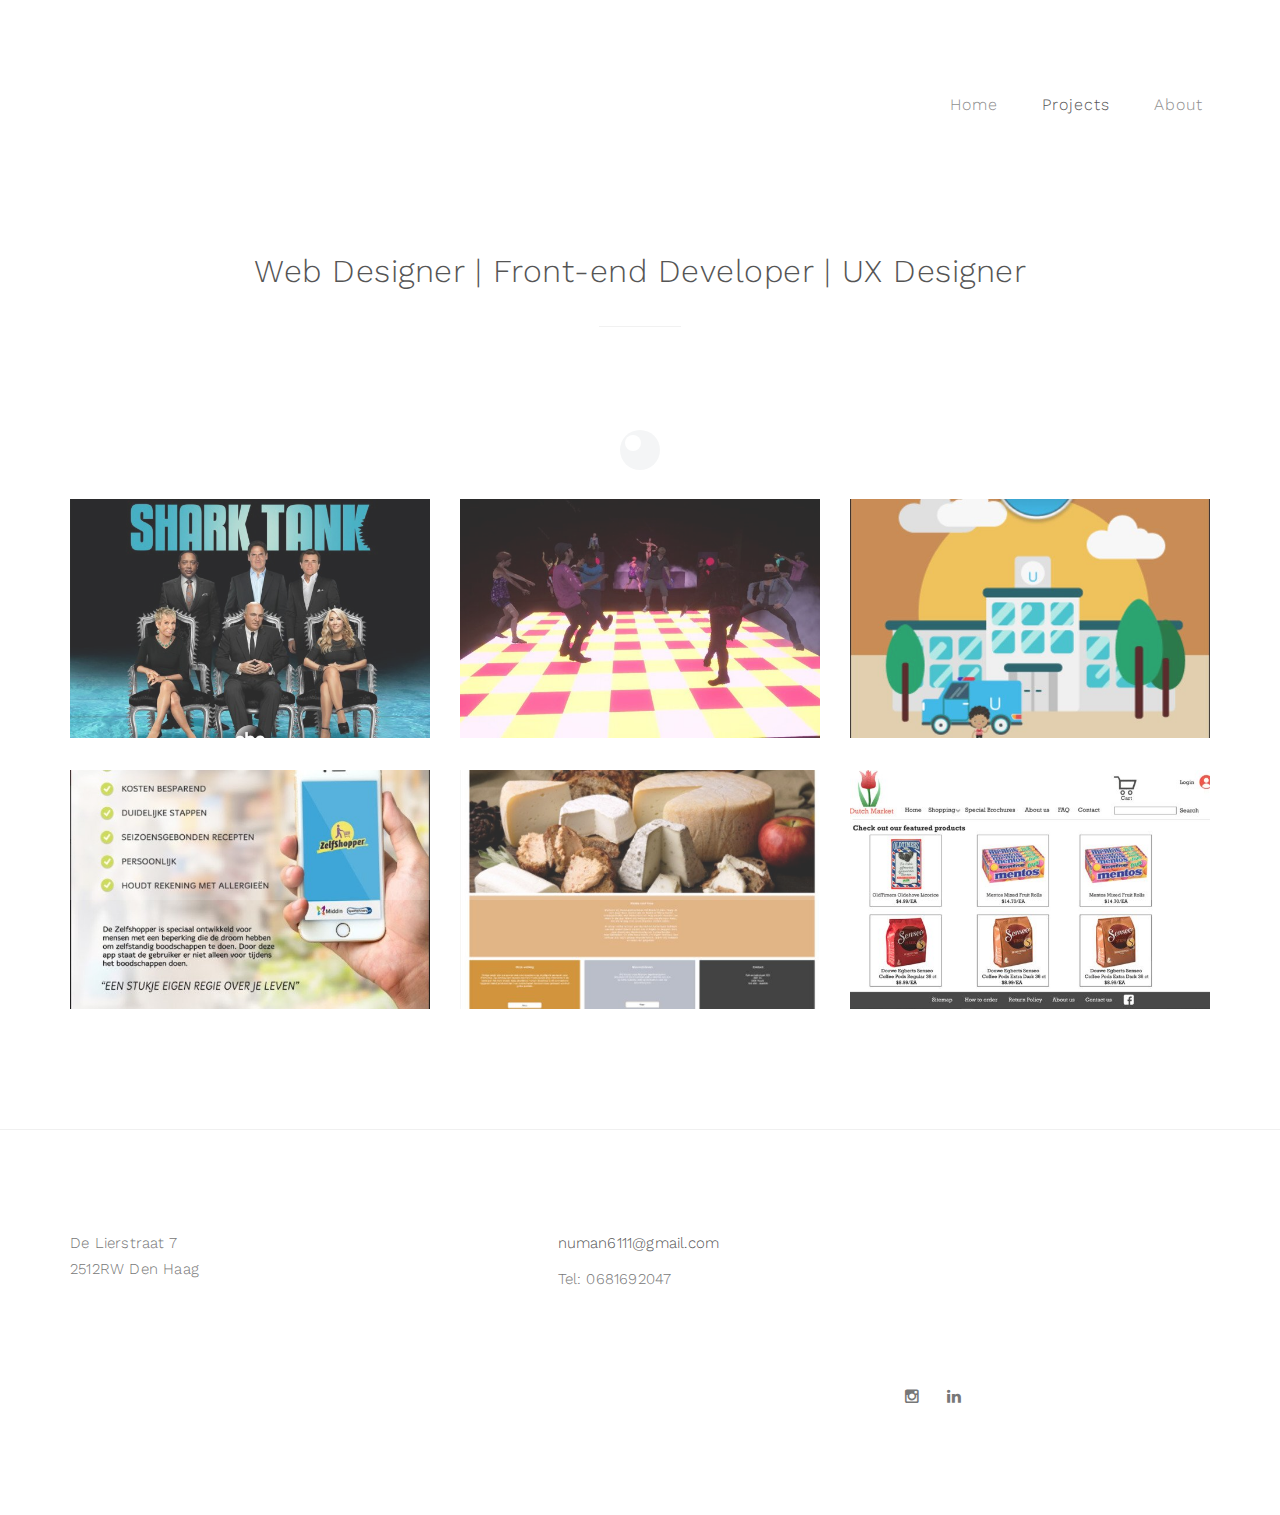
<file: index.html>
<!DOCTYPE html>
<html lang="en">
<head>

<meta charset="UTF-8">
<meta http-equiv="X-UA-Compatible" content="IE=Edge">
<meta name="description" content="">
<meta name="keywords" content="">
<meta name="author" content="">
<meta name="viewport" content="width=device-width, initial-scale=1, maximum-scale=1">

<title>Numan Kuru Portfolio</title>

<link rel="stylesheet" href="css/bootstrap.min.css">
<link rel="stylesheet" href="css/font-awesome.min.css">

<!-- Main css -->
<link rel="stylesheet" href="css/style.css">
<link href="https://fonts.googleapis.com/css?family=Work+Sans:300,400,700" rel="stylesheet">

</head>
<body>

<!-- PRE LOADER -->

<div class="preloader">
     <div class="sk-spinner sk-spinner-wordpress">
          <span class="sk-inner-circle"></span>
     </div>
</div>

<!-- Navigation section  -->

<div class="navbar navbar-default navbar-static-top" role="navigation">
     <div class="container">

          <div class="navbar-header">
               <button class="navbar-toggle" data-toggle="collapse" data-target=".navbar-collapse">
                    <span class="icon icon-bar"></span>
                    <span class="icon icon-bar"></span>
                    <span class="icon icon-bar"></span>
               </button>
          </div>
          <div class="collapse navbar-collapse">
               <ul class="nav navbar-nav navbar-right">
                   <li><a href="index.html">Home</a></li>
                    <li class="active"><a href="index.html">Projects</a></li>
                    <li><a href="about.html">About</a></li>
                  <!--  <li><a href="contact.html">Contact</a></li> -->
               </ul>
          </div>

  </div>
</div>

<!-- Home Section -->

<section id="home">
     <div class="container">
          <div class="row">

               <div class="col-md-12 col-sm-12">
                    <h2>Web Designer | Front-end Developer | UX Designer</h2>
                    <hr>
               </div>

          </div>
     </div>
</section>

<!-- Portfolio Section -->

<section id="portfolio">
     <div class="container">
          <div class="row">

               <div class="col-md-4 col-sm-6">
                    <a href="single-project.html">
                         <div class="portfolio-thumb">
                              <img src="images/portfolio-img1.jpg" class="img-responsive" alt="Portfolio">
                                   <div class="portfolio-overlay">
                                        <div class="portfolio-item">
                                             <h3>Shark Tank(Coming soon)</h3>
                                        </div>
                                   </div>
                         </div>
                    </a>
               </div>

               <div class="col-md-4 col-sm-6">
                    <a href="single-project1.html">
                         <div class="portfolio-thumb">
                              <img src="images/portfolio-img2.jpg" class="img-responsive" alt="Portfolio">
                                   <div class="portfolio-overlay">
                                        <div class="portfolio-item">
                                             <h3>HCI</h3>
                                        </div>
                                   </div>
                         </div>
                    </a>
               </div>

               <div class="col-md-4 col-sm-6">
                    <a href="single-project2.html">
                         <div class="portfolio-thumb">
                              <img src="images/portfolio-img3.jpg" class="img-responsive" alt="Portfolio">
                                   <div class="portfolio-overlay">
                                        <div class="portfolio-item">
                                             <h3>U-Collect(Unicef)</h3>
                                        </div>
                                   </div>
                         </div>
                    </a>
               </div>

               <div class="col-md-4 col-sm-6">
                    <a href="single-project3.html">
                         <div class="portfolio-thumb">
                              <img src="images/portfolio-img4.jpg" class="img-responsive" alt="Portfolio">
                                   <div class="portfolio-overlay">
                                        <div class="portfolio-item">
                                             <h3>Zelfshopper</h3>
                                        </div>
                                   </div>
                         </div>
                    </a>
               </div>

               <div class="col-md-4 col-sm-6">
                    <a href="single-project4.html">
                         <div class="portfolio-thumb">
                              <img src="images/portfolio-img5.jpg" class="img-responsive" alt="Portfolio">
                                   <div class="portfolio-overlay">
                                        <div class="portfolio-item">
                                             <h3>Kaasspeciaalzaak</h3>
                                        </div>
                                   </div>
                         </div>
                    </a>
               </div>

               <div class="col-md-4 col-sm-6">
                    <a href="single-project5.html">
                         <div class="portfolio-thumb">
                              <img src="images/portfolio-img6.jpg" class="img-responsive" alt="Portfolio">
                                   <div class="portfolio-overlay">
                                        <div class="portfolio-item">
                                             <h3>The Dutch Store</h3>
                                        </div>
                                   </div>
                         </div>
                    </a>
               </div>

          </div>
     </div>
</section>

<!-- Footer Section -->

<footer>
     <div class="container">
          <div class="row">


               <div class="col-md-4 col-sm-4">
                    <p>De Lierstraat 7<br> 2512RW Den Haag</p>
               </div>

               <div class="col-md-offset-1 col-md-4 col-sm-offset-1 col-sm-3">
                    <p><a href="mailto:numan6111@gmail.com">numan6111@gmail.com</a></p>
                    <p>Tel: 0681692047</p>
               </div>

               <div class="clearfix col-md-12 col-sm-12">
                    <hr>
               </div>

               <div class="col-md-6 col-sm-6">
               </div>

               <div class="col-md-6 col-sm-6">
                    <ul class="social-icon">
                         <li><a href="https://www.instagram.com/nkuru.61/?hl=nl" class="fa fa-instagram"></a></li>
                         <li><a href="https://www.linkedin.com/in/numan-kuru-2027a0189/" class="fa fa-linkedin"></a></li>
                    </ul>
               </div>
               
          </div>
     </div>
</footer>


<!-- SCRIPTS -->

<script src="js/jquery.js"></script>
<script src="js/bootstrap.min.js"></script>
<script src="js/custom.js"></script>

</body>
</html>
</file>
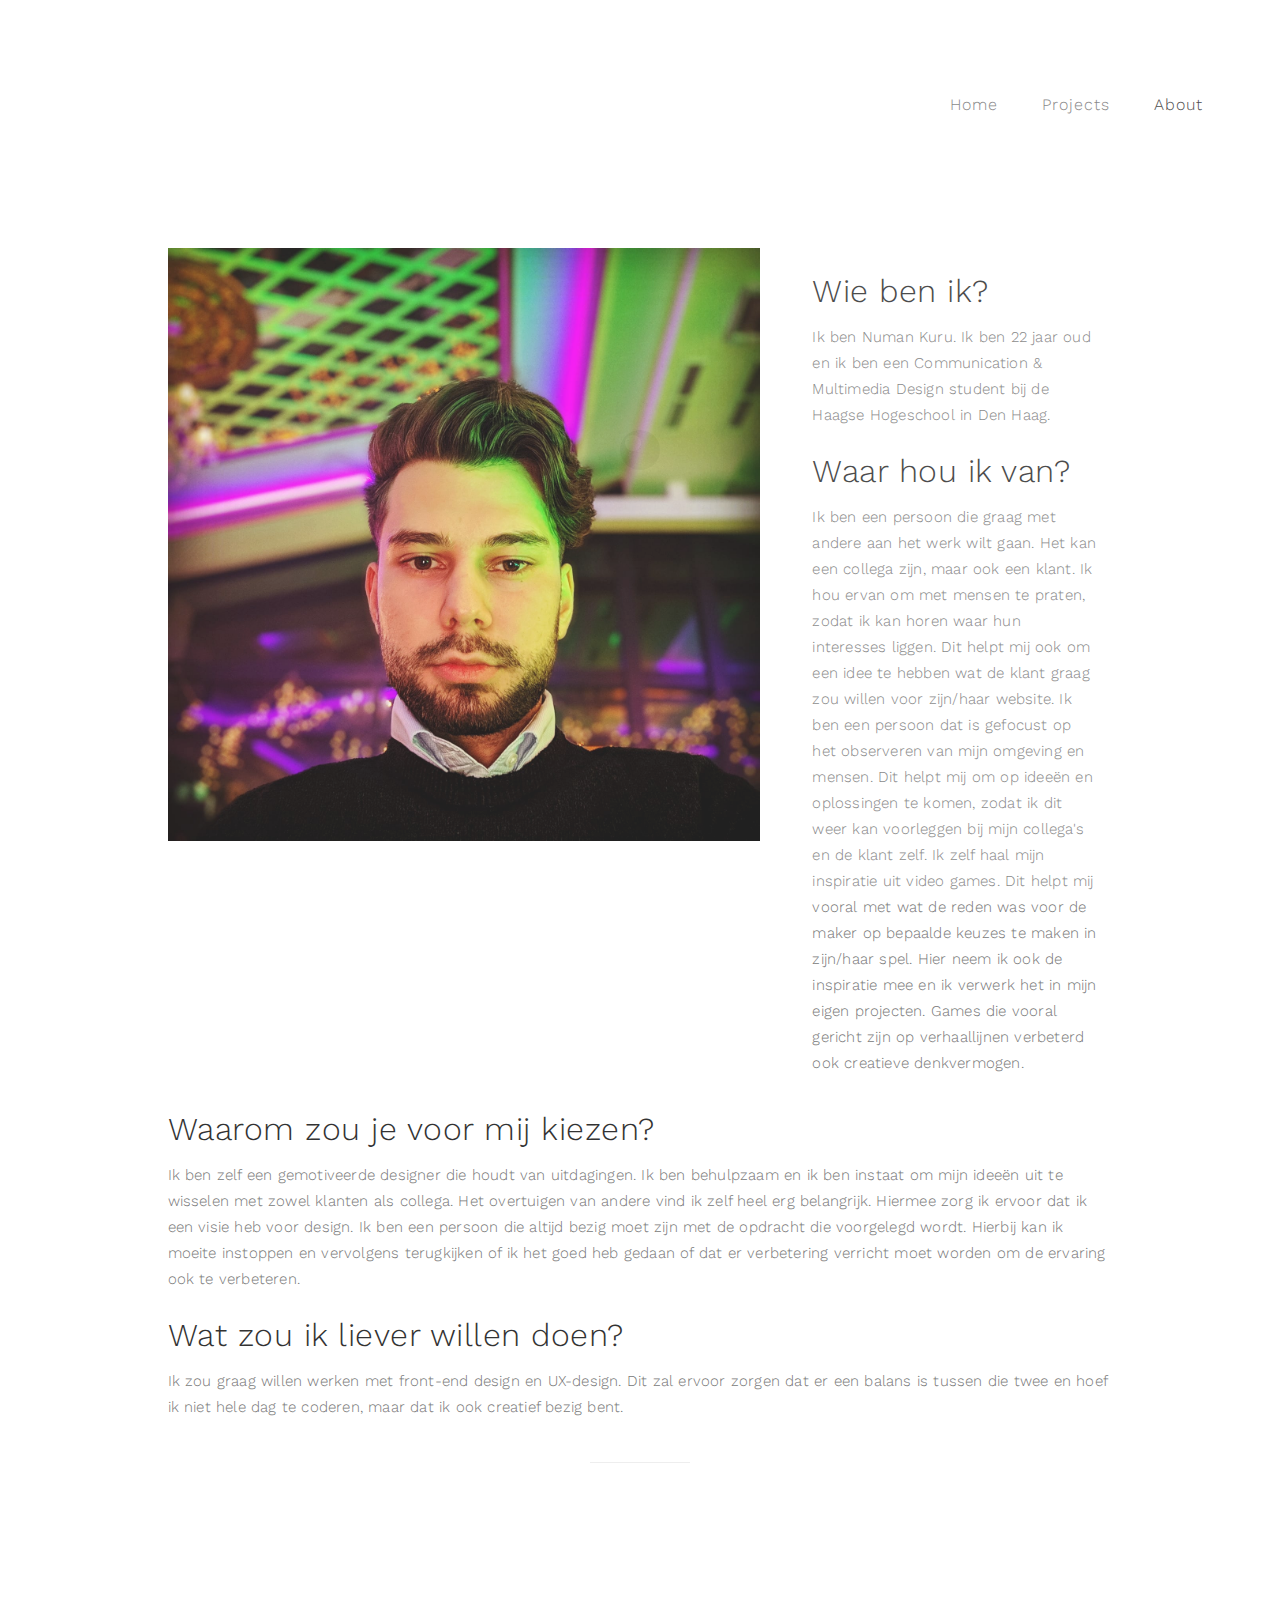
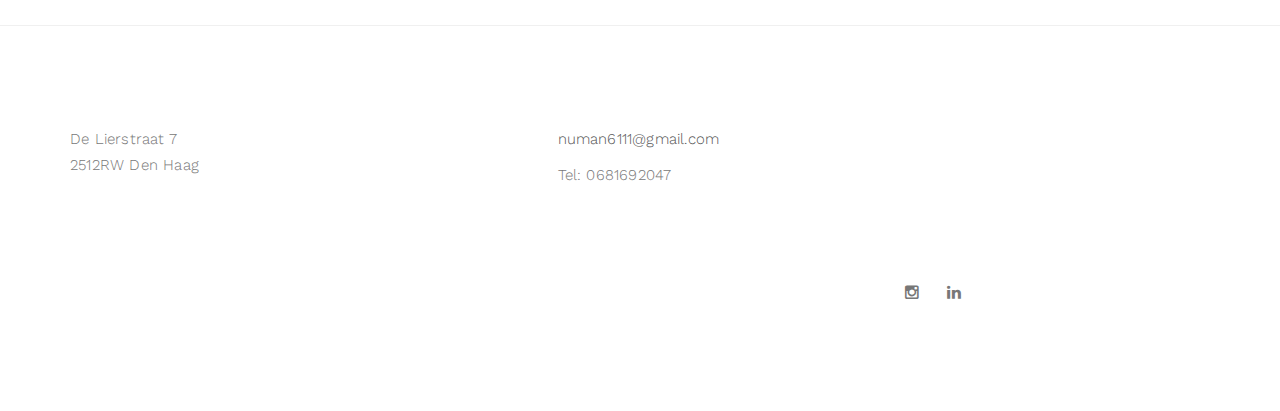
<file: about.html>
<!DOCTYPE html>
<html lang="en">
<head>

<meta charset="UTF-8">
<meta http-equiv="X-UA-Compatible" content="IE=Edge">
<meta name="description" content="">
<meta name="keywords" content="">
<meta name="author" content="">
<meta name="viewport" content="width=device-width, initial-scale=1, maximum-scale=1">

<title>Numan Kuru Portfolio</title>

<link rel="stylesheet" href="css/bootstrap.min.css">
<link rel="stylesheet" href="css/font-awesome.min.css">

<!-- Main css -->
<link rel="stylesheet" href="css/style.css">
<link href="https://fonts.googleapis.com/css?family=Work+Sans:300,400,700" rel="stylesheet">

</head>
<body>

<!-- PRE LOADER -->

<div class="preloader">
     <div class="sk-spinner sk-spinner-wordpress">
          <span class="sk-inner-circle"></span>
     </div>
</div>

<!-- Navigation section  -->

<div class="navbar navbar-default navbar-static-top" role="navigation">
     <div class="container">

          <div class="navbar-header">
               <button class="navbar-toggle" data-toggle="collapse" data-target=".navbar-collapse">
                    <span class="icon icon-bar"></span>
                    <span class="icon icon-bar"></span>
                    <span class="icon icon-bar"></span>
               </button>
          </div>
          <div class="collapse navbar-collapse">
               <ul class="nav navbar-nav navbar-right">
                   <li><a href="index.html">Home</a></li>
                    <li><a href="index.html">Projects</a></li>
                    <li class="active"><a href="about.html">About</a></li>
                   <!-- <li><a href="contact.html">Contact</a></li> -->
               </ul>
          </div>

  </div>
</div>


<!-- About Section -->

<section id="about">
     <div class="container">
          <div class="row">

               <div class="col-md-offset-1 col-md-10 col-sm-12">
                    

                    <div class="col-md-8 col-sm-12">
                         <img src="images/NumanK.jpeg" class="img-responsive" alt="About">
                    </div>

                    <div class="col-md-4 col-sm-12">
                         <h2>Wie ben ik?</h2>
                         <p>Ik ben Numan Kuru. Ik ben 22 jaar oud en ik ben een Communication & Multimedia Design student bij de Haagse Hogeschool in Den Haag. </p>
                         
                        <h2>Waar hou ik van?</h2>
                        <p>Ik ben een persoon die graag met andere aan het werk wilt gaan. Het kan een collega zijn, maar ook een klant. Ik hou ervan om met mensen te praten, zodat ik kan horen waar hun interesses liggen. Dit helpt mij ook om een idee te hebben wat de klant graag zou willen voor zijn/haar website. Ik ben een persoon dat is gefocust op het observeren van mijn omgeving en mensen. Dit helpt mij om op ideeën en oplossingen te komen, zodat ik dit weer kan voorleggen bij mijn collega's en de klant zelf. Ik zelf haal mijn inspiratie uit video games. Dit helpt mij vooral met wat de reden was voor de maker op bepaalde keuzes te maken in zijn/haar spel. Hier neem ik ook de inspiratie mee en ik verwerk het in mijn eigen projecten. Games die vooral gericht zijn op verhaallijnen verbeterd ook creatieve denkvermogen.</p>
                    </div>

                    <div class="clearfix"></div>

                    <h2>Waarom zou je voor mij kiezen?</h2>
                    <p>Ik ben zelf een gemotiveerde designer die houdt van uitdagingen. Ik ben behulpzaam en ik ben instaat om mijn ideeën uit te wisselen met zowel klanten als collega. Het overtuigen van andere vind ik zelf heel erg belangrijk. Hiermee zorg ik ervoor dat ik een visie heb voor design. Ik ben een persoon die altijd bezig moet zijn met de opdracht die voorgelegd wordt. Hierbij kan ik moeite instoppen en vervolgens terugkijken of ik het goed heb gedaan of dat er verbetering verricht moet worden om de ervaring ook te verbeteren.</p>
                   
                   <h2>Wat zou ik liever willen doen?</h2>
                    <p>Ik zou graag willen werken met front-end design en UX-design. Dit zal ervoor zorgen dat er een balans is tussen die twee en hoef ik niet hele dag te coderen, maar dat ik ook creatief bezig bent.</p>

                    <hr>

               </div>

          </div>
     </div>
</section>

<!-- Footer Section -->

<footer>
     <div class="container">
          <div class="row">


               <div class="col-md-4 col-sm-4">
                    <p>De Lierstraat 7<br> 2512RW Den Haag</p>
               </div>

               <div class="col-md-offset-1 col-md-4 col-sm-offset-1 col-sm-3">
                    <p><a href="mailto:numan6111@gmail.com">numan6111@gmail.com</a></p>
                    <p>Tel: 0681692047</p>
               </div>

               <div class="clearfix col-md-12 col-sm-12">
                    <hr>
               </div>

               <div class="col-md-6 col-sm-6">
               </div>

               <div class="col-md-6 col-sm-6">
                    <ul class="social-icon">
                         <li><a href="https://www.instagram.com/nkuru.61/?hl=nl" class="fa fa-instagram"></a></li>
                         <li><a href="https://www.linkedin.com/in/numan-kuru-2027a0189/" class="fa fa-linkedin"></a></li>
                    </ul>
               </div>
               
          </div>
     </div>
</footer>



<!-- SCRIPTS -->

<script src="js/jquery.js"></script>
<script src="js/bootstrap.min.js"></script>
<script src="js/custom.js"></script>

</body>
</html>
</file>
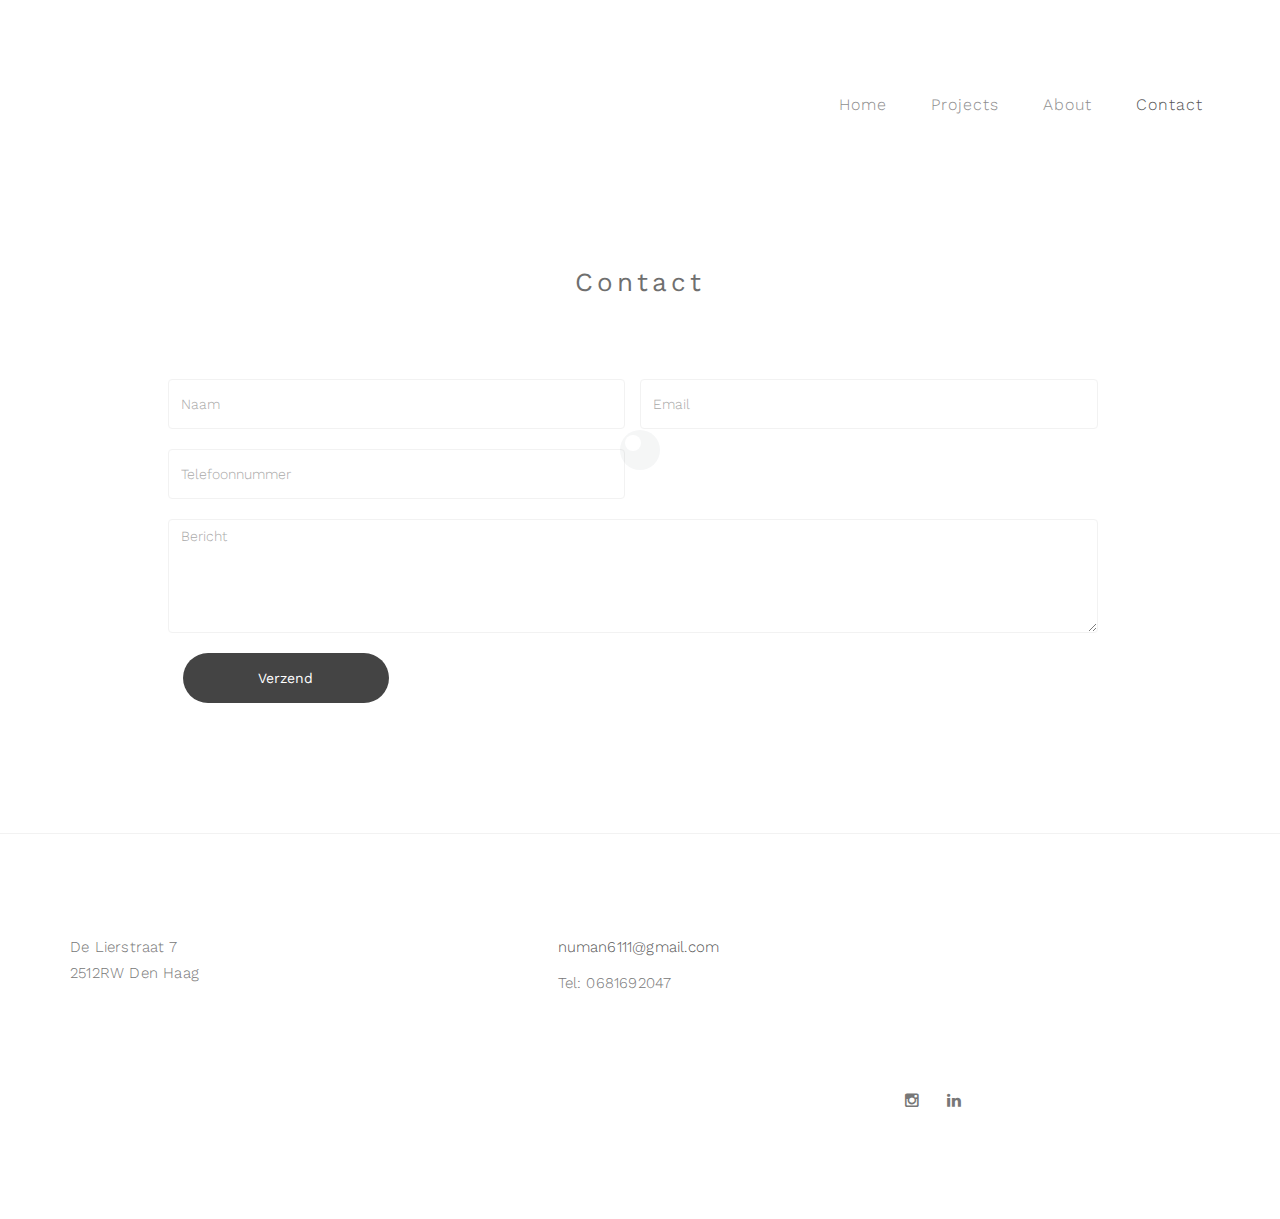
<file: contact.html>
<!DOCTYPE html>
<html lang="en">
<head>

<meta charset="UTF-8">
<meta http-equiv="X-UA-Compatible" content="IE=Edge">
<meta name="description" content="">
<meta name="keywords" content="">
<meta name="author" content="">
<meta name="viewport" content="width=device-width, initial-scale=1, maximum-scale=1">

<title>Numan Kuru Portfolio</title>

<link rel="stylesheet" href="css/bootstrap.min.css">
<link rel="stylesheet" href="css/font-awesome.min.css">

<!-- Main css -->
<link rel="stylesheet" href="css/style.css">
<link href="https://fonts.googleapis.com/css?family=Work+Sans:300,400,700" rel="stylesheet">

</head>
<body>

<!-- PRE LOADER -->

<div class="preloader">
     <div class="sk-spinner sk-spinner-wordpress">
          <span class="sk-inner-circle"></span>
     </div>
</div>

<!-- Navigation section  -->

<div class="navbar navbar-default navbar-static-top" role="navigation">
     <div class="container">

          <div class="navbar-header">
               <button class="navbar-toggle" data-toggle="collapse" data-target=".navbar-collapse">
                    <span class="icon icon-bar"></span>
                    <span class="icon icon-bar"></span>
                    <span class="icon icon-bar"></span>
               </button>
          </div>
          <div class="collapse navbar-collapse">
               <ul class="nav navbar-nav navbar-right">
                   <li><a href="index.html">Home</a></li>
                    <li><a href="index.html">Projects</a></li>
                   <li><a href="about.html">About</a></li>
                    <li class="active"><a href="contact.html">Contact</a></li>
               </ul>
          </div>

  </div>
</div>


<!-- Contact Section -->

<section id="contact">
     <div class="container">
          <div class="row">

               <div class="col-md-offset-1 col-md-10 col-sm-12">
                    <div class="section-title">
                         <h3>Contact</h3>
                    </div>

                    <form action="#" method="post">
                         <div class="col-md-6 col-sm-6">
                              <input type="text" class="form-control" placeholder="Naam">
                         </div>
                         <div class="col-md-6 col-sm-6">
                              <input type="email" class="form-control" placeholder="Email">
                         </div>
                         <div class="col-md-6 col-sm-6">
                              <input type="telephone" class="form-control" placeholder="Telefoonnummer">
                         </div>
                         <div class="col-md-12 col-sm-12"> 
                              <textarea class="form-control" rows="5" placeholder="Bericht"></textarea>
                         </div>
                         <div class="col-md-3 col-sm-4">
                              <input type="submit" class="form-control" value="Verzend">
                         </div>
                    </form>
               </div>

          </div>
     </div>
</section>

<!-- Footer Section -->

<footer>
     <div class="container">
          <div class="row">


               <div class="col-md-4 col-sm-4">
                    <p>De Lierstraat 7<br> 2512RW Den Haag</p>
               </div>

               <div class="col-md-offset-1 col-md-4 col-sm-offset-1 col-sm-3">
                    <p><a href="mailto:numan6111@gmail.com">numan6111@gmail.com</a></p>
                    <p>Tel: 0681692047</p>
               </div>

               <div class="clearfix col-md-12 col-sm-12">
                    <hr>
               </div>

               <div class="col-md-6 col-sm-6">
               </div>

               <div class="col-md-6 col-sm-6">
                    <ul class="social-icon">
                         <li><a href="https://www.instagram.com/nkuru.61/?hl=nl" class="fa fa-instagram"></a></li>
                         <li><a href="https://www.linkedin.com/in/numan-kuru-2027a0189/" class="fa fa-linkedin"></a></li>
                    </ul>
               </div>
               
          </div>
     </div>
</footer>


<!-- SCRIPTS -->

<script src="js/jquery.js"></script>
<script src="js/bootstrap.min.js"></script>
<script src="js/custom.js"></script>

</body>
</html>
</file>
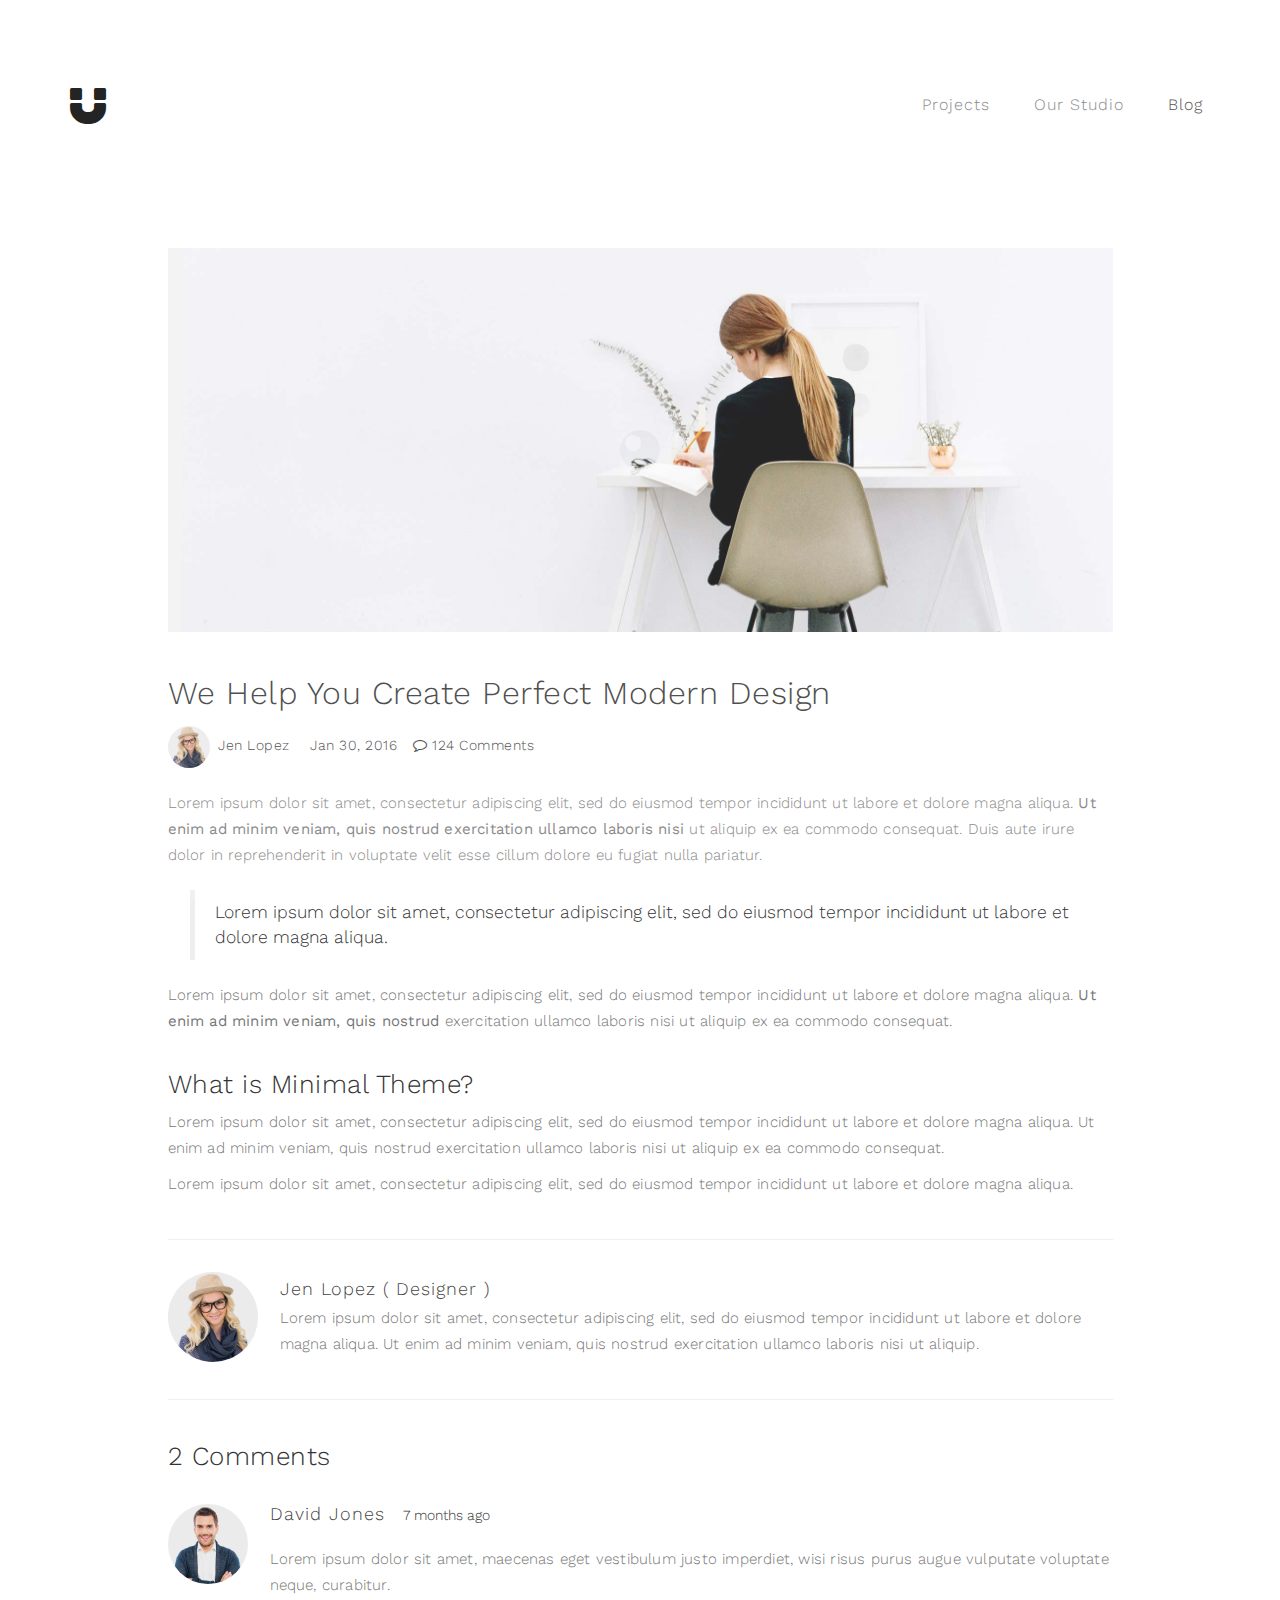
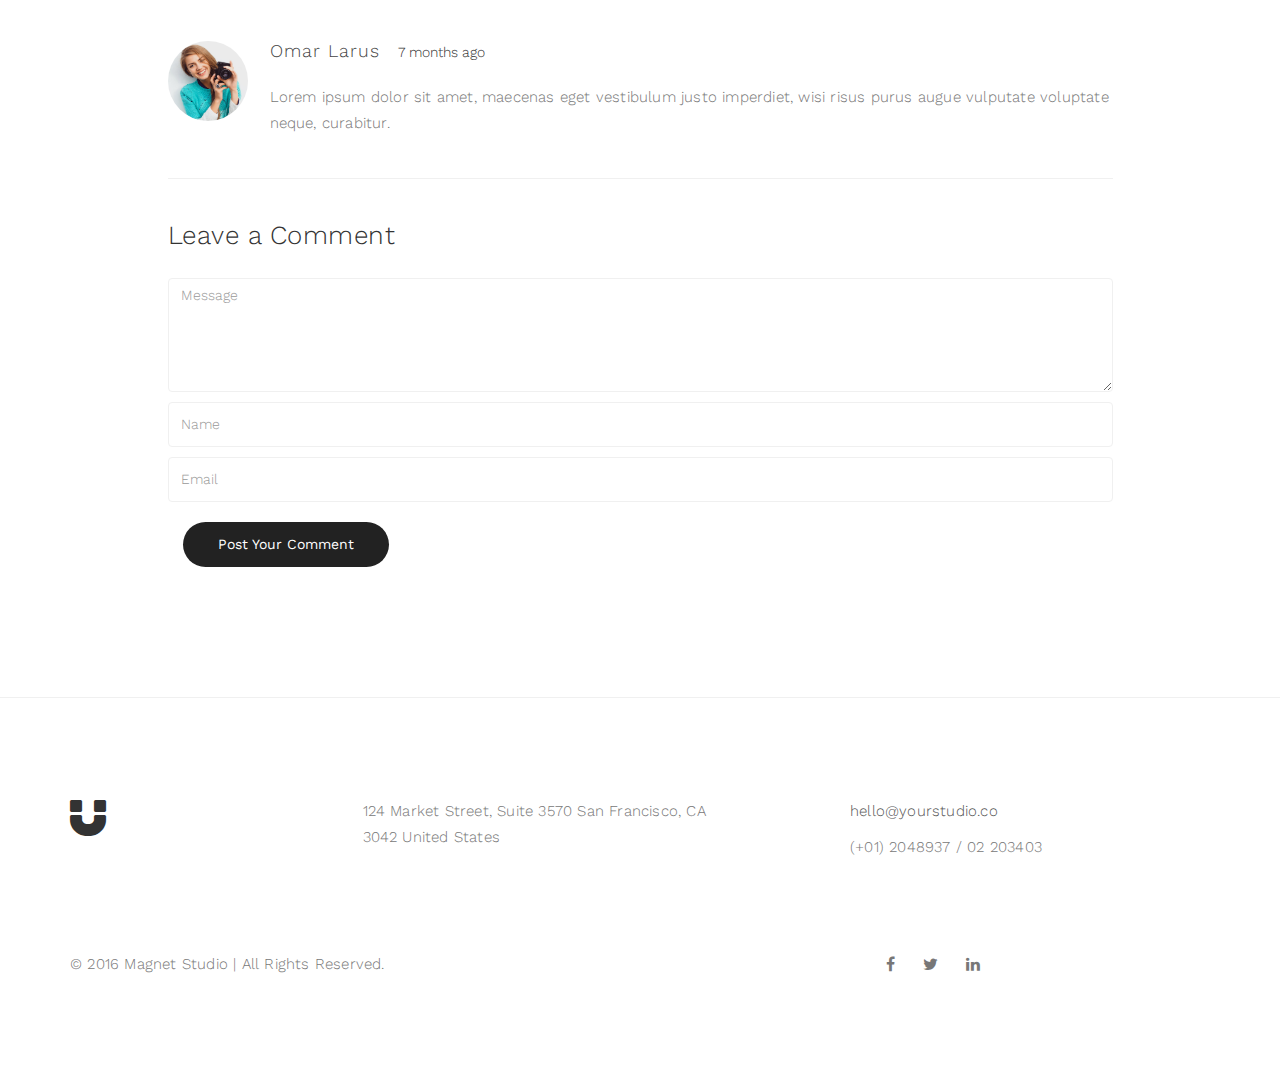
<file: single-post.html>
<!DOCTYPE html>
<html lang="en">
<head>

<meta charset="UTF-8">
<meta http-equiv="X-UA-Compatible" content="IE=Edge">
<meta name="description" content="">
<meta name="keywords" content="">
<meta name="author" content="">
<meta name="viewport" content="width=device-width, initial-scale=1, maximum-scale=1">

<title>Magnet - Minimal Portfolio Template</title>

<link rel="stylesheet" href="css/bootstrap.min.css">
<link rel="stylesheet" href="css/font-awesome.min.css">

<!-- Main css -->
<link rel="stylesheet" href="css/style.css">
<link href="https://fonts.googleapis.com/css?family=Work+Sans:300,400,700" rel="stylesheet">

</head>
<body>

<!-- PRE LOADER -->

<div class="preloader">
     <div class="sk-spinner sk-spinner-wordpress">
          <span class="sk-inner-circle"></span>
     </div>
</div>

<!-- Navigation section  -->

<div class="navbar navbar-default navbar-static-top" role="navigation">
     <div class="container">

          <div class="navbar-header">
               <button class="navbar-toggle" data-toggle="collapse" data-target=".navbar-collapse">
                    <span class="icon icon-bar"></span>
                    <span class="icon icon-bar"></span>
                    <span class="icon icon-bar"></span>
               </button>
               <a href="index.html" class="navbar-brand"><i class="fa fa-magnet"></i></a>
          </div>
          <div class="collapse navbar-collapse">
               <ul class="nav navbar-nav navbar-right">
                    <li><a href="index.html">Projects</a></li>
                    <li><a href="about.html">Our Studio</a></li>
                    <li class="active"><a href="blog.html">Blog</a></li>
                 <!--   <li><a href="contact.html">Contact</a></li> -->
               </ul>
          </div>

  </div>
</div>

<!-- Blog Single Post Section -->

<section id="blog-single-post">
     <div class="container">
          <div class="row">

               <div class="col-md-offset-1 col-md-10 col-sm-12">
                    <div class="blog-single-post-thumb">
                         <div class="blog-post-image">
                              <img src="images/blog-image1.jpg" class="img-responsive" alt="Blog Image">
                         </div>

                         <div class="blog-post-title">
                              <h2>We Help You Create Perfect Modern Design</a></h2>
                         </div>

                         <div class="blog-post-format">
                              <span><a href="#"><img src="images/author-image1.jpg" class="img-responsive img-circle"> Jen Lopez</a></span>
                              <span><i class="fa fa-date"></i> Jan 30, 2016</span>
                              <span><a href="#"><i class="fa fa-comment-o"></i> 124 Comments</a></span>
                         </div>

                         <div class="blog-post-des">
                              <p>Lorem ipsum dolor sit amet, consectetur adipiscing elit, sed do eiusmod tempor incididunt ut labore et dolore magna aliqua. <strong>Ut enim ad minim veniam, quis nostrud exercitation ullamco laboris nisi</strong> ut aliquip ex ea commodo consequat. Duis aute irure dolor in reprehenderit in voluptate velit esse cillum dolore eu fugiat nulla pariatur.</p>
                              <blockquote>Lorem ipsum dolor sit amet, consectetur adipiscing elit, sed do eiusmod tempor incididunt ut labore et dolore magna aliqua. </blockquote>
                              <p>Lorem ipsum dolor sit amet, consectetur adipiscing elit, sed do eiusmod tempor incididunt ut labore et dolore magna aliqua. <strong>Ut enim ad minim veniam, quis nostrud</strong> exercitation ullamco laboris nisi ut aliquip ex ea commodo consequat.</p>
                              <h3>What is Minimal Theme?</h3>
                              <p>Lorem ipsum dolor sit amet, consectetur adipiscing elit, sed do eiusmod tempor incididunt ut labore et dolore magna aliqua. Ut enim ad minim veniam, quis nostrud exercitation ullamco laboris nisi ut aliquip ex ea commodo consequat.</p>
                              <p>Lorem ipsum dolor sit amet, consectetur adipiscing elit, sed do eiusmod tempor incididunt ut labore et dolore magna aliqua.</p>
                         </div>

                         <div class="blog-author">
                              <div class="media">
                                   <div class="media-object pull-left">
                                        <img src="images/author-image1.jpg" class="img-circle img-responsive" alt="blog">
                                   </div>
                                   <div class="media-body">
                                        <h3 class="media-heading"><a href="#">Jen Lopez ( Designer )</a></h3>
                                        <p>Lorem ipsum dolor sit amet, consectetur adipiscing elit, sed do eiusmod tempor incididunt ut labore et dolore magna aliqua. Ut enim ad minim veniam, quis nostrud exercitation ullamco laboris nisi ut aliquip.</p>
                                   </div>
                              </div>
                         </div>

                         <div class="blog-comment">
                              <h3>2 Comments</h3>
                                   <div class="media">
                                        <div class="media-object pull-left">
                                             <img src="images/comment-image1.jpg" class="img-responsive img-circle" alt="Blog Image">
                                        </div>
                                        <div class="media-body">
                                             <h3 class="media-heading">David Jones</h3>
                                             <span>7 months ago</span>
                                             <p>Lorem ipsum dolor sit amet, maecenas eget vestibulum justo imperdiet, wisi risus purus augue vulputate voluptate neque, curabitur.</p>
                                        </div>
                                   </div>
                                   <div class="media">
                                        <div class="media-object pull-left">
                                             <img src="images/comment-image2.jpg" class="img-responsive img-circle" alt="Blog Image">
                                        </div>
                                        <div class="media-body">
                                             <h3 class="media-heading">Omar Larus</h3>
                                                  <span>7 months ago</span>
                                                  <p>Lorem ipsum dolor sit amet, maecenas eget vestibulum justo imperdiet, wisi risus purus augue vulputate voluptate neque, curabitur.</p>
                                        </div>
                                   </div>
                         </div>

                         <div class="blog-comment-form">
                              <h3>Leave a Comment</h3>
                                   <form action="#" method="post">
                                        <textarea class="form-control" placeholder="Message" rows="5" name"Your Comments" required></textarea>
                                        <input type="text" class="form-control" placeholder="Name" name="name" required>
                                        <input type="email" class="form-control" placeholder="Email" name="email" required>
                                        <div class="col-md-3 col-sm-4">
                                             <input type="submit" class="form-control" value="Post Your Comment">
                                        </div>
                                   </form>
                         </div>
                    </div>
          </div>
     </div>
</section>

<!-- Footer Section -->

<footer>
     <div class="container">
          <div class="row">

               <div class="col-md-3 col-sm-3">
                    <i class="fa fa-magnet"></i>
               </div>

               <div class="col-md-4 col-sm-4">
                    <p>124 Market Street, Suite 3570 San Francisco, CA 3042 United States</p>
               </div>

               <div class="col-md-offset-1 col-md-4 col-sm-offset-1 col-sm-3">
                    <p><a href="mailto:youremail@gmail.com">hello@yourstudio.co</a></p>
                    <p>(+01) 2048937 / 02 203403</p>
               </div>

               <div class="clearfix col-md-12 col-sm-12">
                    <hr>
               </div>

               <div class="col-md-6 col-sm-6">
                    <div class="footer-copyright">
                         <p>© 2016 Magnet Studio | All Rights Reserved.</p>
                    </div>
               </div>

               <div class="col-md-6 col-sm-6">
                    <ul class="social-icon">
                         <li><a href="#" class="fa fa-facebook"></a></li>
                         <li><a href="#" class="fa fa-twitter"></a></li>
                         <li><a href="#" class="fa fa-linkedin"></a></li>
                    </ul>
               </div>
               
          </div>
     </div>
</footer>


<!-- SCRIPTS -->

<script src="js/jquery.js"></script>
<script src="js/bootstrap.min.js"></script>
<script src="js/custom.js"></script>

</body>
</html>
</file>
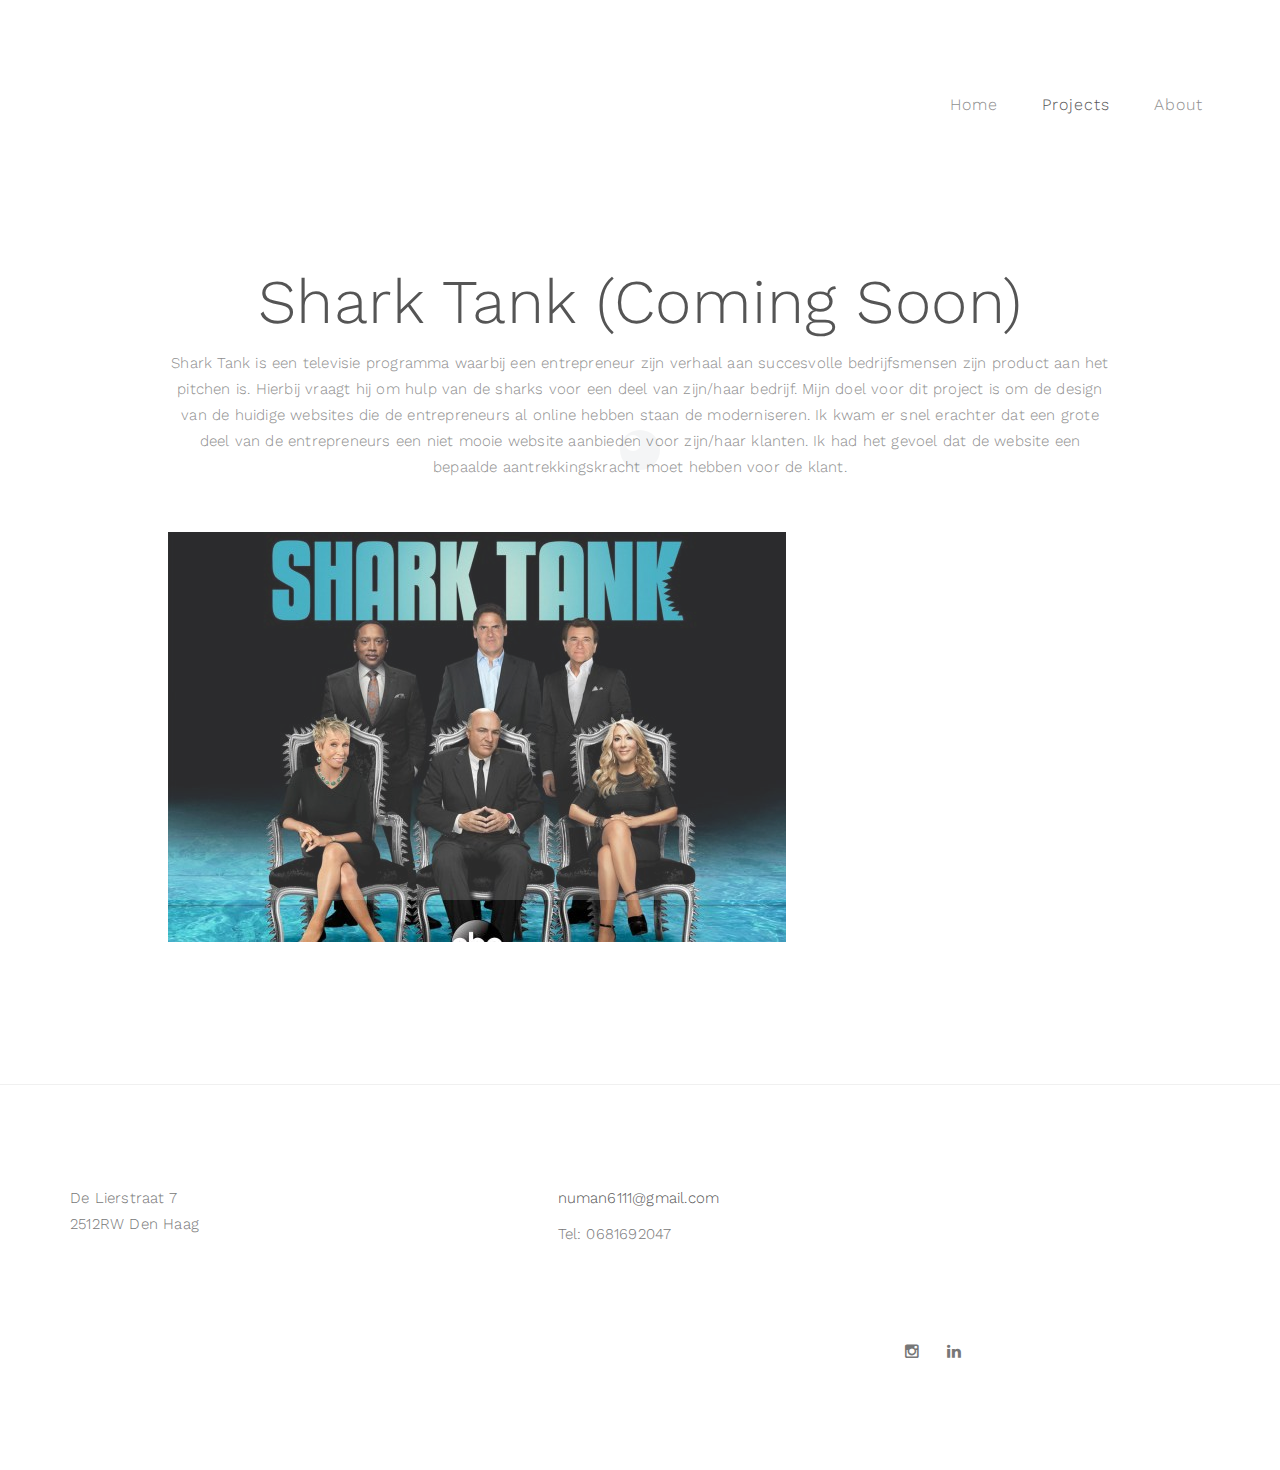
<file: single-project.html>
<!DOCTYPE html>
<html lang="en">
<head>

<meta charset="UTF-8">
<meta http-equiv="X-UA-Compatible" content="IE=Edge">
<meta name="description" content="">
<meta name="keywords" content="">
<meta name="author" content="">
<meta name="viewport" content="width=device-width, initial-scale=1, maximum-scale=1">

<title>Numan Kuru Portfolio</title>

<link rel="stylesheet" href="css/bootstrap.min.css">
<link rel="stylesheet" href="css/font-awesome.min.css">

<!-- Main css -->
<link rel="stylesheet" href="css/style.css">
<link href="https://fonts.googleapis.com/css?family=Work+Sans:300,400,700" rel="stylesheet">

</head>
<body>

<!-- PRE LOADER -->

<div class="preloader">
     <div class="sk-spinner sk-spinner-wordpress">
          <span class="sk-inner-circle"></span>
     </div>
</div>

<!-- Navigation section  -->

<div class="navbar navbar-default navbar-static-top" role="navigation">
     <div class="container">

          <div class="navbar-header">
               <button class="navbar-toggle" data-toggle="collapse" data-target=".navbar-collapse">
                    <span class="icon icon-bar"></span>
                    <span class="icon icon-bar"></span>
                    <span class="icon icon-bar"></span>
               </button>
               
          </div>
          <div class="collapse navbar-collapse">
               <ul class="nav navbar-nav navbar-right">
                   <li><a href="index.html">Home</a></li>
                    <li class="active"><a href="index.html">Projects</a></li>
                    <li><a href="about.html">About</a></li>
                   <!-- <li><a href="contact.html">Contact</a></li> -->
               </ul>
          </div>

  </div>
</div>


<!-- Single Project Section -->

<section id="single-project">
     <div class="container">
          <div class="row">

               <div class="col-md-offset-1 col-md-10 col-sm-12">
                    <h1>Shark Tank (Coming Soon)</h1>
                    <p>Shark Tank is een televisie programma waarbij een entrepreneur zijn verhaal aan succesvolle bedrijfsmensen zijn product aan het pitchen is. Hierbij vraagt hij om hulp van de sharks voor een deel van zijn/haar bedrijf. Mijn doel voor dit project is om de design van de huidige websites die de entrepreneurs al online hebben staan de moderniseren. Ik kwam er snel erachter dat een grote deel van de entrepreneurs een niet mooie website aanbieden voor zijn/haar klanten. Ik had het gevoel dat de website een bepaalde aantrekkingskracht moet hebben voor de klant.</p>

                    <div class="col-md-12 col-sm-12">
                         <img src="images/portfolio-img1.jpg" class="img-responsive" alt="Portfolio">
                    </div>

                    <div class="clearfix"></div>
               </div>

          </div>
     </div>
</section>

<!-- Footer Section -->

<footer>
     <div class="container">
          <div class="row">


               <div class="col-md-4 col-sm-4">
                    <p>De Lierstraat 7<br> 2512RW Den Haag</p>
               </div>

               <div class="col-md-offset-1 col-md-4 col-sm-offset-1 col-sm-3">
                    <p><a href="mailto:numan6111@gmail.com">numan6111@gmail.com</a></p>
                    <p>Tel: 0681692047</p>
               </div>

               <div class="clearfix col-md-12 col-sm-12">
                    <hr>
               </div>

               <div class="col-md-6 col-sm-6">
               </div>

               <div class="col-md-6 col-sm-6">
                   <ul class="social-icon">
                         <li><a href="https://www.instagram.com/nkuru.61/?hl=nl" class="fa fa-instagram"></a></li>
                         <li><a href="https://www.linkedin.com/in/numan-kuru-2027a0189/" class="fa fa-linkedin"></a></li>
                    </ul>
               </div>
               
          </div>
     </div>
</footer>


<!-- SCRIPTS -->

<script src="js/jquery.js"></script>
<script src="js/bootstrap.min.js"></script>
<script src="js/custom.js"></script>

</body>
</html>
</file>
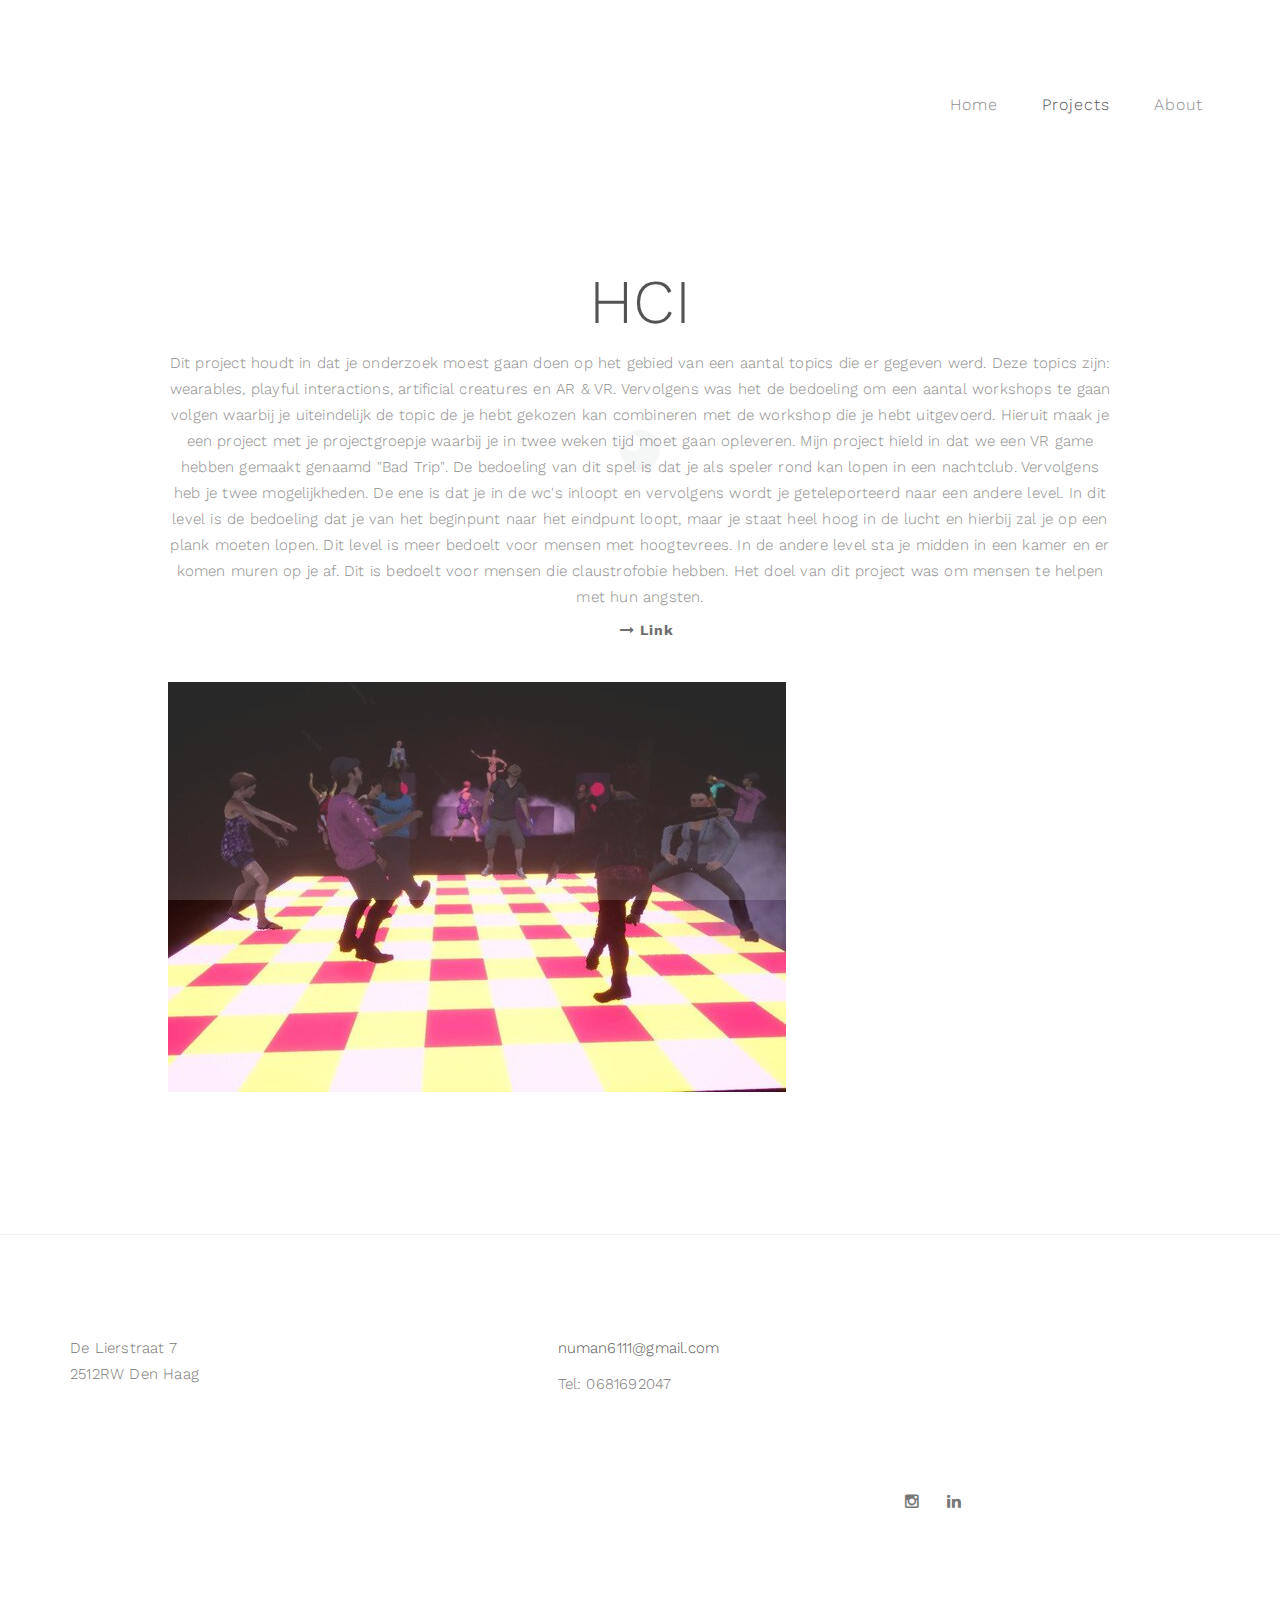
<file: single-project1.html>
<!DOCTYPE html>
<html lang="en">
<head>

<meta charset="UTF-8">
<meta http-equiv="X-UA-Compatible" content="IE=Edge">
<meta name="description" content="">
<meta name="keywords" content="">
<meta name="author" content="">
<meta name="viewport" content="width=device-width, initial-scale=1, maximum-scale=1">

<title>Numan Kuru Portfolio</title>

<link rel="stylesheet" href="css/bootstrap.min.css">
<link rel="stylesheet" href="css/font-awesome.min.css">

<!-- Main css -->
<link rel="stylesheet" href="css/style.css">
<link href="https://fonts.googleapis.com/css?family=Work+Sans:300,400,700" rel="stylesheet">

</head>
<body>

<!-- PRE LOADER -->

<div class="preloader">
     <div class="sk-spinner sk-spinner-wordpress">
          <span class="sk-inner-circle"></span>
     </div>
</div>

<!-- Navigation section  -->

<div class="navbar navbar-default navbar-static-top" role="navigation">
     <div class="container">

          <div class="navbar-header">
               <button class="navbar-toggle" data-toggle="collapse" data-target=".navbar-collapse">
                    <span class="icon icon-bar"></span>
                    <span class="icon icon-bar"></span>
                    <span class="icon icon-bar"></span>
               </button>
              
          </div>
          <div class="collapse navbar-collapse">
               <ul class="nav navbar-nav navbar-right">
                   <li><a href="index.html">Home</a></li>
                    <li class="active"><a href="index.html">Projects</a></li>
                    <li><a href="about.html">About</a></li>
                   <!-- <li><a href="contact.html">Contact</a></li> -->
               </ul>
          </div>

  </div>
</div>


<!-- Single Project Section -->

<section id="single-project">
     <div class="container">
          <div class="row">

               <div class="col-md-offset-1 col-md-10 col-sm-12">
                    <h1>HCI</h1>
                    <p>Dit project  houdt in dat je onderzoek moest gaan doen op het gebied van een aantal topics die er gegeven werd. Deze topics zijn: wearables, playful interactions, artificial creatures en AR & VR. Vervolgens was het de bedoeling om een aantal workshops te gaan volgen waarbij je uiteindelijk de topic de je hebt gekozen kan combineren met de workshop die je hebt uitgevoerd. Hieruit maak je een project met je projectgroepje waarbij je in twee weken tijd moet gaan opleveren. Mijn project hield in dat we een VR game hebben gemaakt genaamd "Bad Trip". De bedoeling van dit spel is dat je als speler rond kan lopen in een nachtclub. Vervolgens heb je twee mogelijkheden. De ene is dat je in de wc's inloopt en vervolgens wordt je geteleporteerd naar een andere level. In dit level is de bedoeling dat je van het beginpunt naar het eindpunt loopt, maar je staat heel hoog in de lucht en hierbij zal je op een plank moeten lopen. Dit level is meer bedoelt voor mensen met hoogtevrees. In de andere level sta je midden in een kamer en er komen muren op je af. Dit is bedoelt voor mensen die claustrofobie hebben. Het doel van dit project was om mensen te helpen met hun angsten.</p>
                    <a href="https://www.notion.so/numanportfolio/HCI-Portfolio-04fc79453b3943e88431110b42cb1651"><i class="fa fa-long-arrow-right"></i> Link</a>

                    <div class="col-md-12 col-sm-12">
                         <img src="images/portfolio-img2.jpg" class="img-responsive" alt="Portfolio">
                    </div>

                    <div class="clearfix"></div>
               </div>

          </div>
     </div>
</section>

<!-- Footer Section -->

<footer>
     <div class="container">
          <div class="row">


               <div class="col-md-4 col-sm-4">
                    <p>De Lierstraat 7<br> 2512RW Den Haag</p>
               </div>

               <div class="col-md-offset-1 col-md-4 col-sm-offset-1 col-sm-3">
                    <p><a href="mailto:numan6111@gmail.com">numan6111@gmail.com</a></p>
                    <p>Tel: 0681692047</p>
               </div>

               <div class="clearfix col-md-12 col-sm-12">
                    <hr>
               </div>

               <div class="col-md-6 col-sm-6">
               </div>

               <div class="col-md-6 col-sm-6">
                    <ul class="social-icon">
                         <li><a href="https://www.instagram.com/nkuru.61/?hl=nl" class="fa fa-instagram"></a></li>
                         <li><a href="https://www.linkedin.com/in/numan-kuru-2027a0189/" class="fa fa-linkedin"></a></li>
                    </ul>
               </div>
               
          </div>
     </div>
</footer>


<!-- SCRIPTS -->

<script src="js/jquery.js"></script>
<script src="js/bootstrap.min.js"></script>
<script src="js/custom.js"></script>

</body>
</html>
</file>
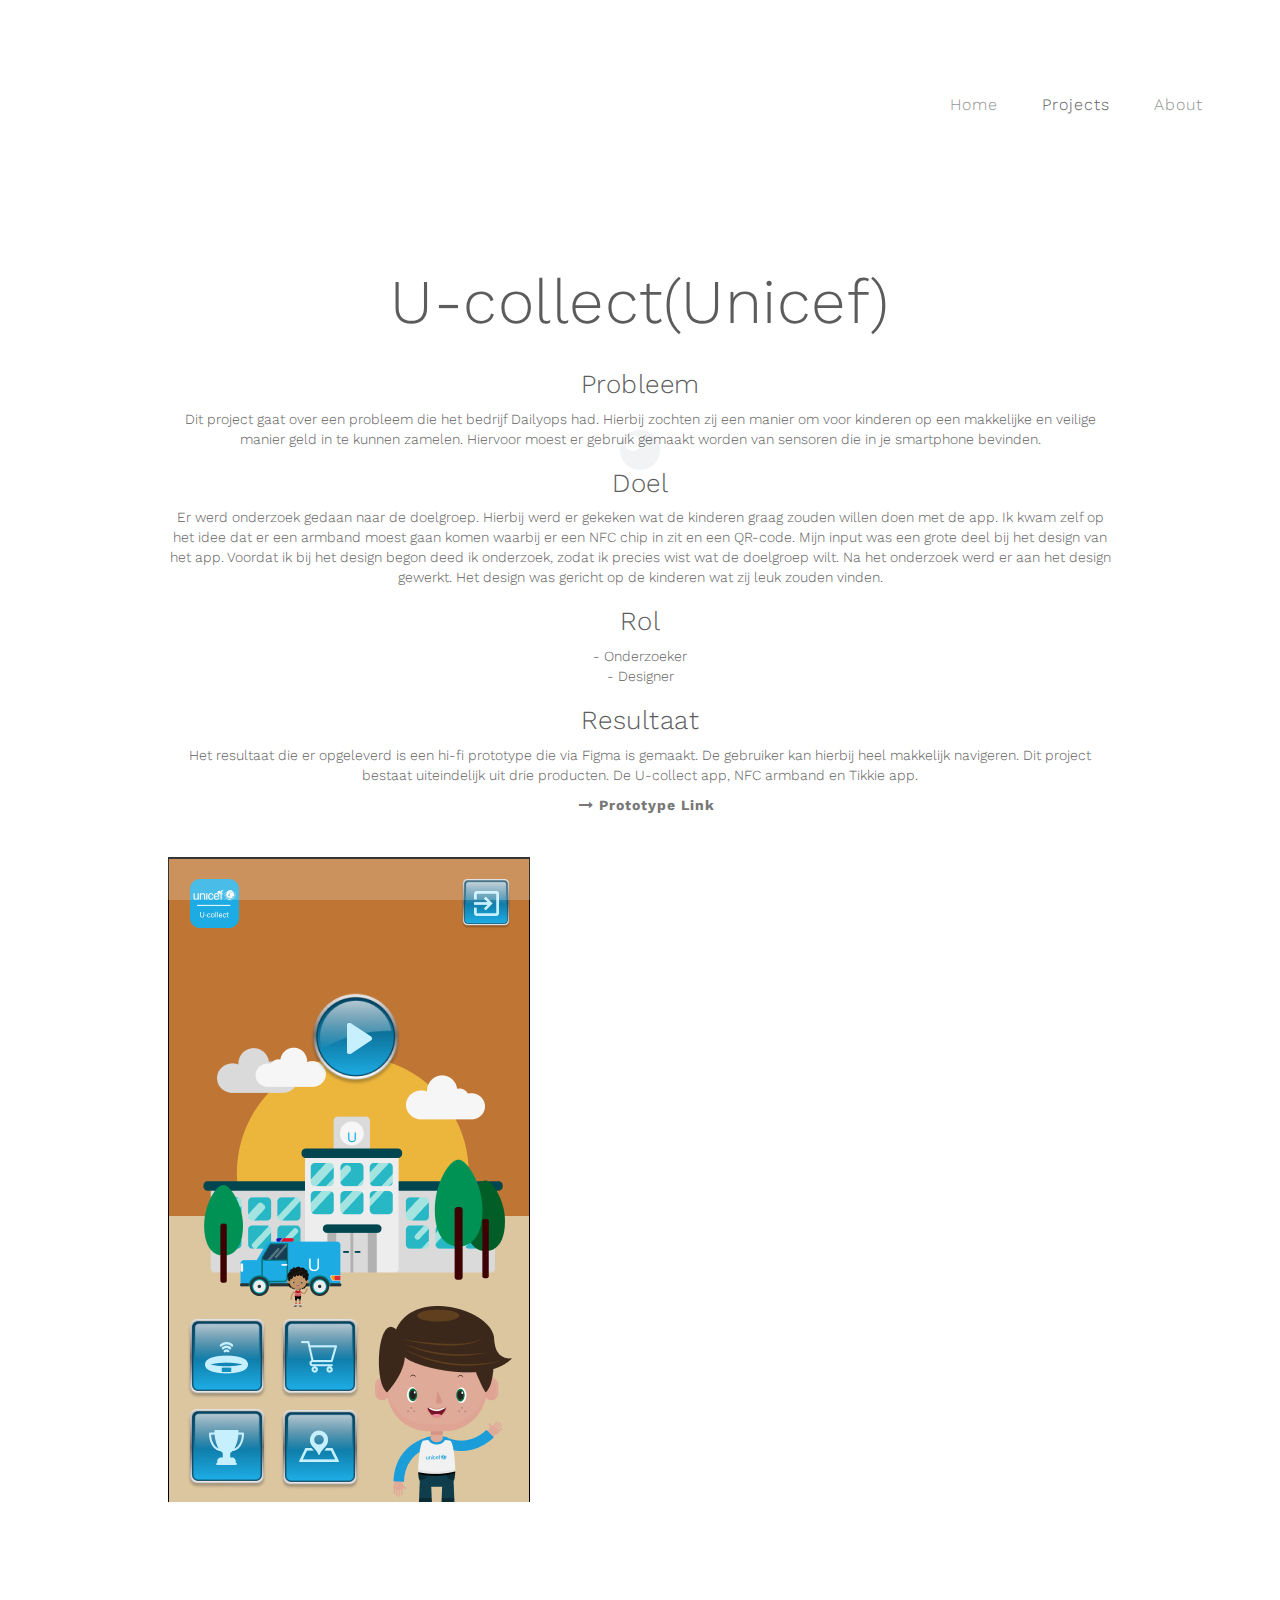
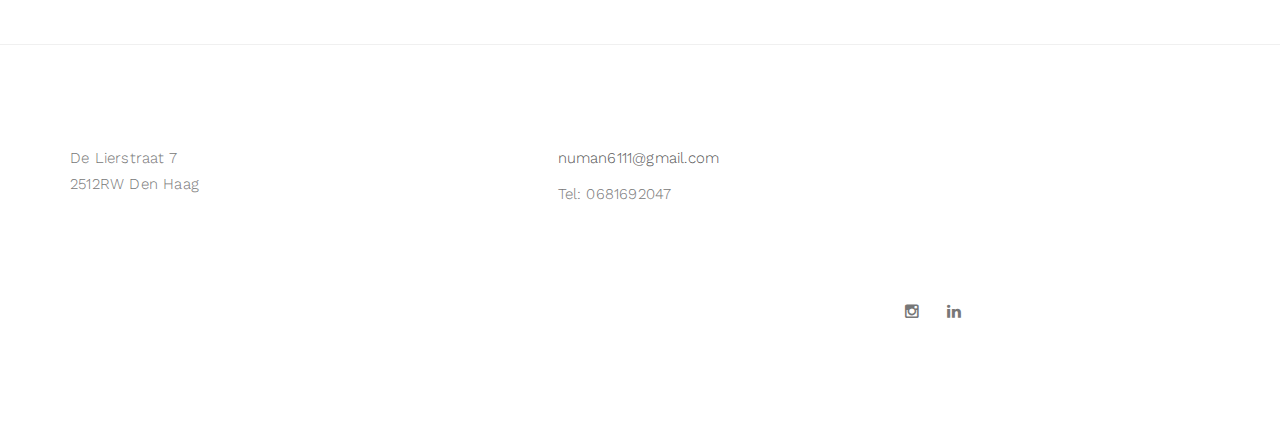
<file: single-project2.html>
<!DOCTYPE html>
<html lang="en">
<head>

<meta charset="UTF-8">
<meta http-equiv="X-UA-Compatible" content="IE=Edge">
<meta name="description" content="">
<meta name="keywords" content="">
<meta name="author" content="">
<meta name="viewport" content="width=device-width, initial-scale=1, maximum-scale=1">

<title>Numan Kuru Portfolio</title>

<link rel="stylesheet" href="css/bootstrap.min.css">
<link rel="stylesheet" href="css/font-awesome.min.css">

<!-- Main css -->
<link rel="stylesheet" href="css/style.css">
<link href="https://fonts.googleapis.com/css?family=Work+Sans:300,400,700" rel="stylesheet">

</head>
<body>

<!-- PRE LOADER -->

<div class="preloader">
     <div class="sk-spinner sk-spinner-wordpress">
          <span class="sk-inner-circle"></span>
     </div>
</div>

<!-- Navigation section  -->

<div class="navbar navbar-default navbar-static-top" role="navigation">
     <div class="container">

          <div class="navbar-header">
               <button class="navbar-toggle" data-toggle="collapse" data-target=".navbar-collapse">
                    <span class="icon icon-bar"></span>
                    <span class="icon icon-bar"></span>
                    <span class="icon icon-bar"></span>
               </button>
               
          </div>
          <div class="collapse navbar-collapse">
               <ul class="nav navbar-nav navbar-right">
                   <li><a href="index.html">Home</a></li>
                    <li class="active"><a href="index.html">Projects</a></li>
                    <li><a href="about.html">About</a></li>
                  <!--  <li><a href="contact.html">Contact</a></li> -->
               </ul>
          </div>

  </div>
</div>


<!-- Single Project Section -->

<section id="single-project">
     <div class="container">
          <div class="row">

               <div class="col-md-offset-1 col-md-10 col-sm-12">
                    <h1>U-collect(Unicef)</h1>
                    <p><h3>Probleem</h3>
                        Dit project gaat over een probleem die het bedrijf Dailyops had. Hierbij zochten zij een manier om voor kinderen op een makkelijke en veilige manier geld in te kunnen zamelen. Hiervoor moest er gebruik gemaakt worden van sensoren die in je smartphone bevinden.

                   <h3>Doel</h3>

                        Er werd onderzoek gedaan naar de doelgroep. Hierbij werd er gekeken wat de kinderen graag zouden willen doen met de app. Ik kwam zelf op het idee dat er een armband moest gaan komen waarbij er een NFC chip in zit en een QR-code.  Mijn input was een grote deel bij het design van het app. Voordat ik bij het design begon deed ik onderzoek, zodat ik precies wist wat de doelgroep wilt. Na het onderzoek werd er aan het design gewerkt. Het design was gericht op de kinderen wat zij leuk zouden vinden.

                        <h3>Rol</h3>

                        - Onderzoeker<br>
                        - Designer

                        <h3>Resultaat</h3>

                        Het resultaat die er opgeleverd is een hi-fi prototype die via Figma is gemaakt. De gebruiker kan hierbij heel makkelijk navigeren. Dit project bestaat uiteindelijk uit drie producten. De U-collect app, NFC armband en Tikkie app.</p>
                    <a href="https://www.figma.com/file/FMEY0pCgZx4wAe2dwIpem2el/Unicef-prototype"><i class="fa fa-long-arrow-right"></i> Prototype Link</a>

                    <div class="col-md-12 col-sm-12">
                         <img src="images/ucollect.png" class="img-responsive" alt="Portfolio">
                     
                    </div>
            

                    <div class="clearfix"></div>
               </div>

          </div>
     </div>
</section>

<!-- Footer Section -->

<footer>
     <div class="container">
          <div class="row">


               <div class="col-md-4 col-sm-4">
                    <p>De Lierstraat 7<br> 2512RW Den Haag</p>
               </div>

               <div class="col-md-offset-1 col-md-4 col-sm-offset-1 col-sm-3">
                    <p><a href="mailto:numan6111@gmail.com">numan6111@gmail.com</a></p>
                    <p>Tel: 0681692047</p>
               </div>

               <div class="clearfix col-md-12 col-sm-12">
                    <hr>
               </div>

               <div class="col-md-6 col-sm-6">
               </div>

               <div class="col-md-6 col-sm-6">
                    <ul class="social-icon">
                         <li><a href="https://www.instagram.com/nkuru.61/?hl=nl" class="fa fa-instagram"></a></li>
                         <li><a href="https://www.linkedin.com/in/numan-kuru-2027a0189/" class="fa fa-linkedin"></a></li>
                    </ul>
               </div>
               
          </div>
     </div>
</footer>


<!-- SCRIPTS -->

<script src="js/jquery.js"></script>
<script src="js/bootstrap.min.js"></script>
<script src="js/custom.js"></script>

</body>
</html>
</file>
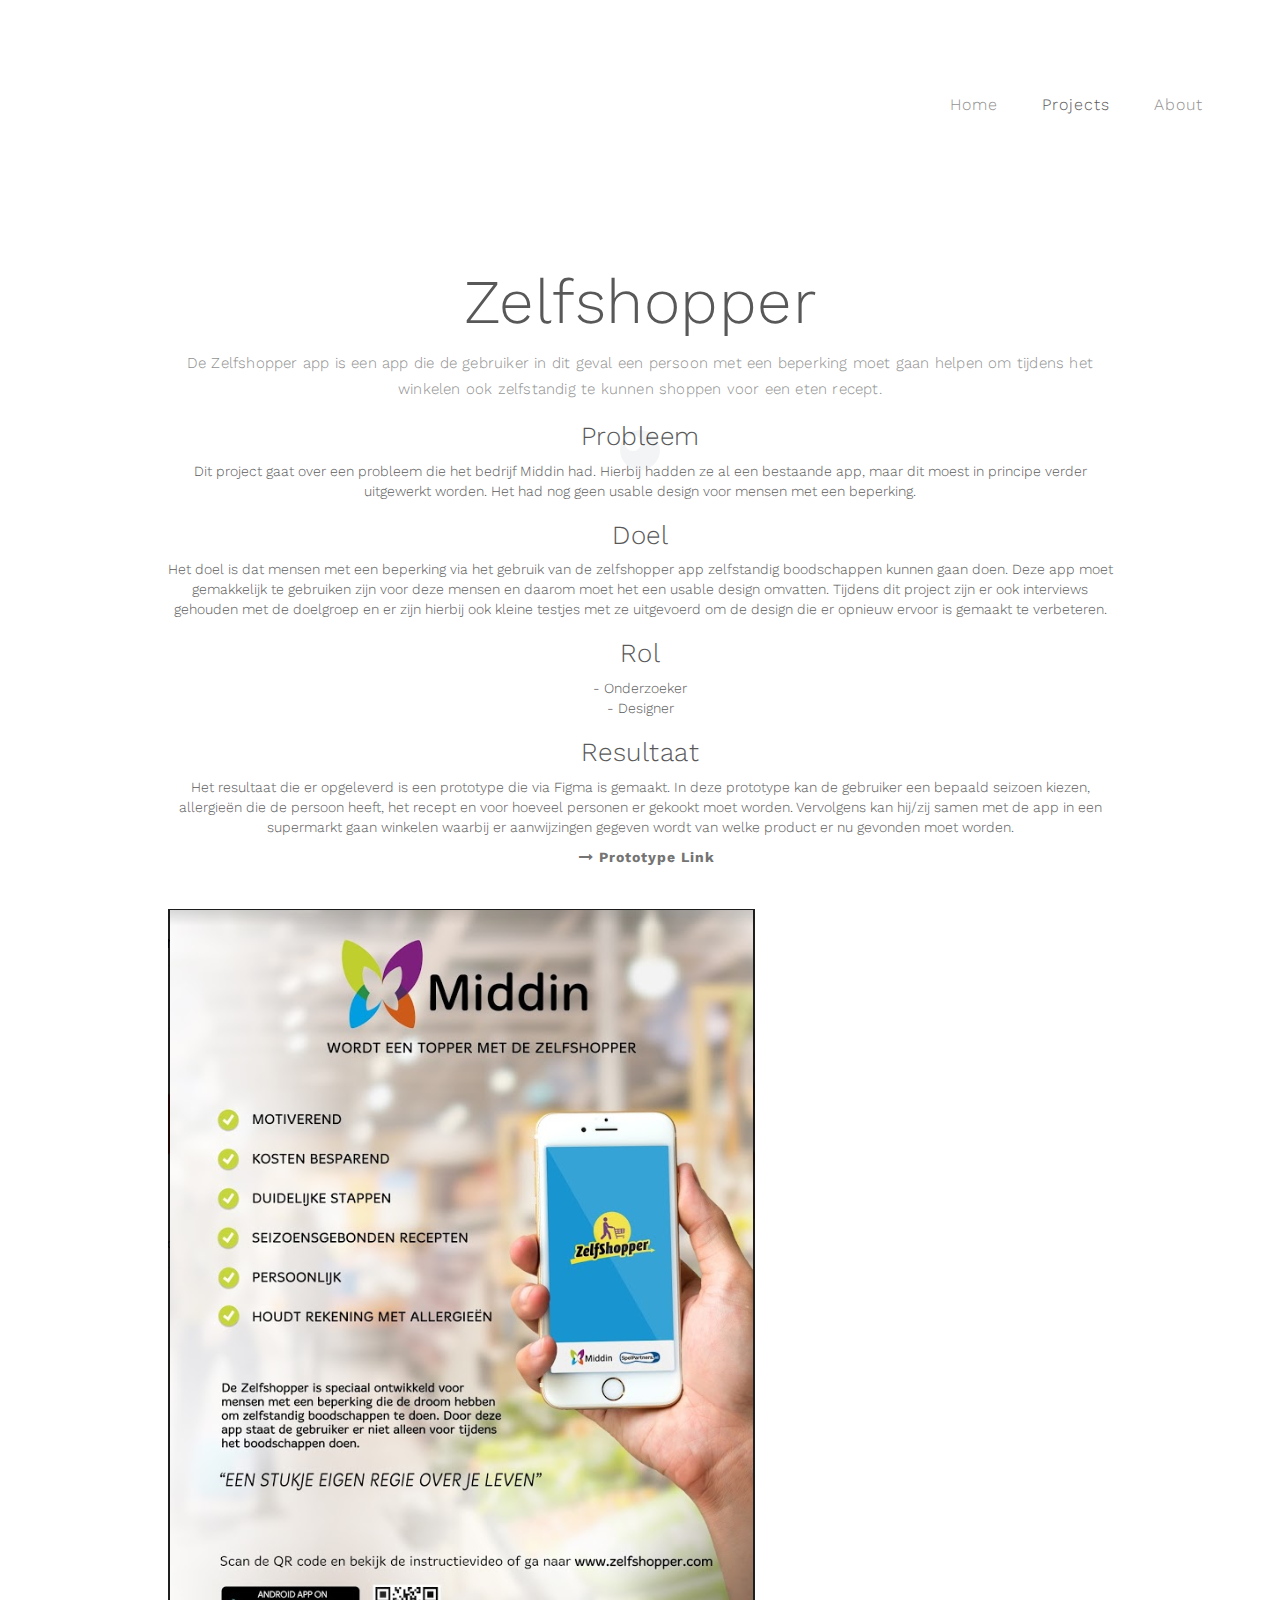
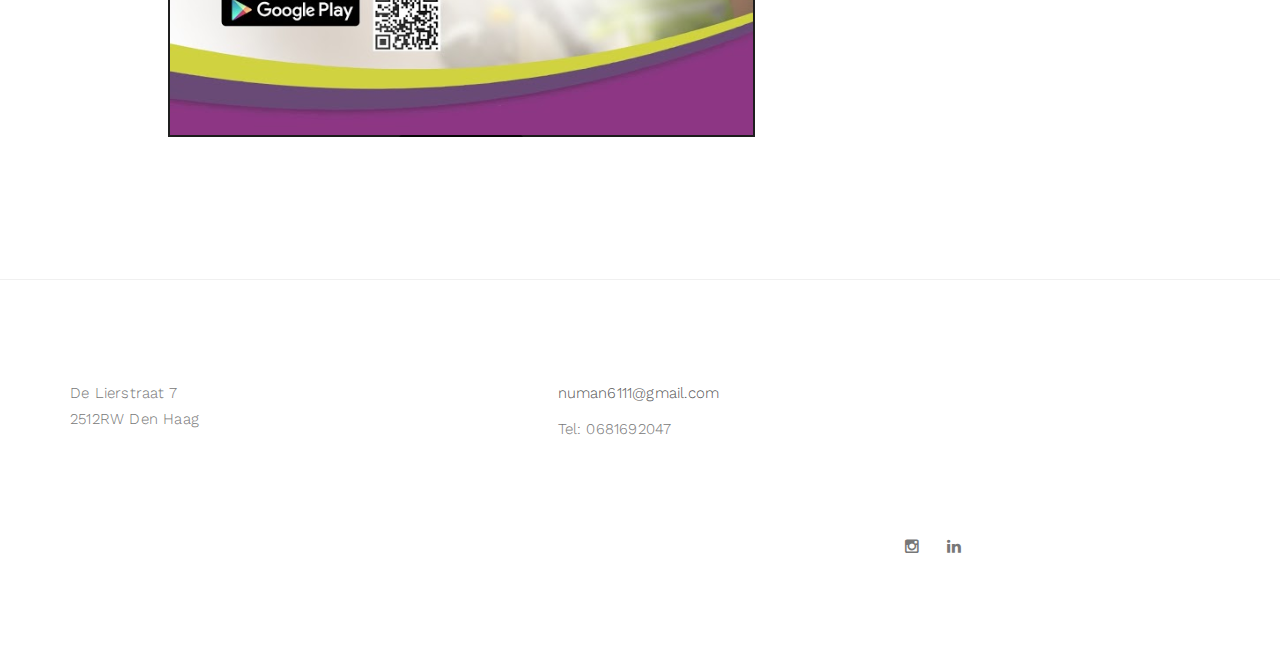
<file: single-project3.html>
<!DOCTYPE html>
<html lang="en">
<head>

<meta charset="UTF-8">
<meta http-equiv="X-UA-Compatible" content="IE=Edge">
<meta name="description" content="">
<meta name="keywords" content="">
<meta name="author" content="">
<meta name="viewport" content="width=device-width, initial-scale=1, maximum-scale=1">

<title>Numan Kuru Portfolio</title>

<link rel="stylesheet" href="css/bootstrap.min.css">
<link rel="stylesheet" href="css/font-awesome.min.css">

<!-- Main css -->
<link rel="stylesheet" href="css/style.css">
<link href="https://fonts.googleapis.com/css?family=Work+Sans:300,400,700" rel="stylesheet">

</head>
<body>

<!-- PRE LOADER -->

<div class="preloader">
     <div class="sk-spinner sk-spinner-wordpress">
          <span class="sk-inner-circle"></span>
     </div>
</div>

<!-- Navigation section  -->

<div class="navbar navbar-default navbar-static-top" role="navigation">
     <div class="container">

          <div class="navbar-header">
               <button class="navbar-toggle" data-toggle="collapse" data-target=".navbar-collapse">
                    <span class="icon icon-bar"></span>
                    <span class="icon icon-bar"></span>
                    <span class="icon icon-bar"></span>
               </button>
               
          </div>
          <div class="collapse navbar-collapse">
               <ul class="nav navbar-nav navbar-right">
                   <li><a href="index.html">Home</a></li>
                    <li class="active"><a href="index.html">Projects</a></li>
                    <li><a href="about.html">About</a></li>
                   <!-- <li><a href="contact.html">Contact</a></li> -->
               </ul>
          </div>

  </div>
</div>


<!-- Single Project Section -->

<section id="single-project">
     <div class="container">
          <div class="row">

               <div class="col-md-offset-1 col-md-10 col-sm-12">
                    <h1>Zelfshopper</h1>
                    <p>
                   De Zelfshopper app is een app die de gebruiker in dit geval een persoon met een beperking moet gaan helpen om tijdens het winkelen ook zelfstandig te kunnen shoppen voor een eten recept.
                   <h3>Probleem</h3>
                        Dit project gaat over een probleem die het bedrijf Middin had. Hierbij hadden ze al een bestaande app, maar dit moest in principe verder uitgewerkt worden. Het had nog geen usable design voor mensen met een beperking.

                   <h3>Doel</h3>

                        Het doel is dat mensen met een beperking via het gebruik van de zelfshopper app zelfstandig boodschappen kunnen gaan doen. Deze app moet gemakkelijk te gebruiken zijn voor deze mensen en daarom moet het een usable design omvatten. Tijdens dit project zijn er ook interviews gehouden met de doelgroep en er zijn hierbij ook kleine testjes met ze uitgevoerd om de design die er opnieuw ervoor is gemaakt te verbeteren.
                        <h3>Rol</h3>

                        - Onderzoeker<br>
                        - Designer

                        <h3>Resultaat</h3>

                        Het resultaat die er opgeleverd is een prototype die via Figma is gemaakt. In deze prototype kan de gebruiker een bepaald seizoen kiezen, allergieën die de persoon heeft, het recept en voor hoeveel personen er gekookt moet worden. Vervolgens kan hij/zij samen met de app in een supermarkt gaan winkelen waarbij er aanwijzingen gegeven wordt van welke product er nu gevonden moet worden.</p>
                    <a href="https://www.figma.com/file/bZltQ2RSBSLjmYhqlNd32mTu/Mockup-Project-E"><i class="fa fa-long-arrow-right"></i> Prototype Link</a>

                    <div class="col-md-12 col-sm-12">
                         <img src="images/middin.png" class="img-responsive" alt="Portfolio">
                    </div>
            

                    <div class="clearfix"></div>
               </div>

          </div>
     </div>
</section>

<!-- Footer Section -->

<footer>
     <div class="container">
          <div class="row">


               <div class="col-md-4 col-sm-4">
                    <p>De Lierstraat 7<br> 2512RW Den Haag</p>
               </div>

               <div class="col-md-offset-1 col-md-4 col-sm-offset-1 col-sm-3">
                    <p><a href="mailto:numan6111@gmail.com">numan6111@gmail.com</a></p>
                    <p>Tel: 0681692047</p>
               </div>

               <div class="clearfix col-md-12 col-sm-12">
                    <hr>
               </div>

               <div class="col-md-6 col-sm-6">
               </div>

               <div class="col-md-6 col-sm-6">
                    <ul class="social-icon">
                         <li><a href="https://www.instagram.com/nkuru.61/?hl=nl" class="fa fa-instagram"></a></li>
                         <li><a href="https://www.linkedin.com/in/numan-kuru-2027a0189/" class="fa fa-linkedin"></a></li>
                    </ul>
               </div>
               
          </div>
     </div>
</footer>


<!-- SCRIPTS -->

<script src="js/jquery.js"></script>
<script src="js/bootstrap.min.js"></script>
<script src="js/custom.js"></script>

</body>
</html>
</file>
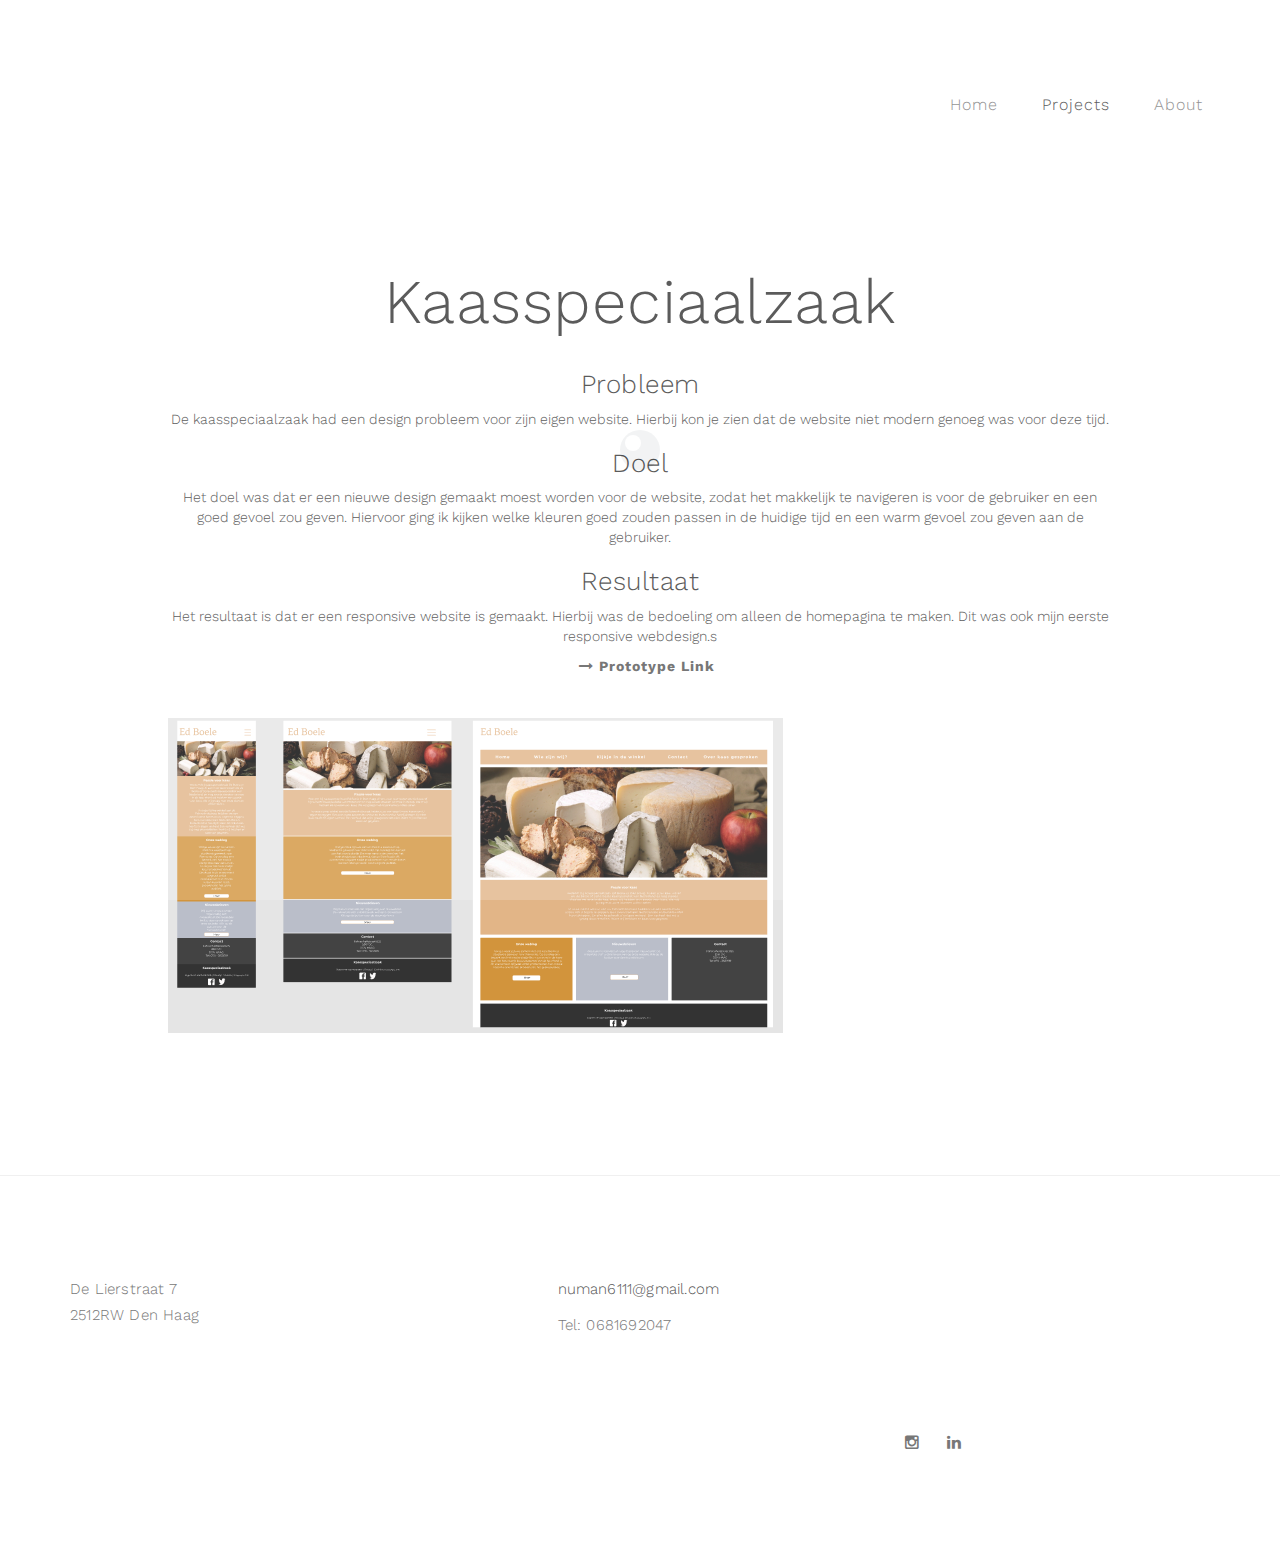
<file: single-project4.html>
<!DOCTYPE html>
<html lang="en">
<head>

<meta charset="UTF-8">
<meta http-equiv="X-UA-Compatible" content="IE=Edge">
<meta name="description" content="">
<meta name="keywords" content="">
<meta name="author" content="">
<meta name="viewport" content="width=device-width, initial-scale=1, maximum-scale=1">

<title>Numan Kuru Portfolio</title>

<link rel="stylesheet" href="css/bootstrap.min.css">
<link rel="stylesheet" href="css/font-awesome.min.css">

<!-- Main css -->
<link rel="stylesheet" href="css/style.css">
<link href="https://fonts.googleapis.com/css?family=Work+Sans:300,400,700" rel="stylesheet">

</head>
<body>

<!-- PRE LOADER -->

<div class="preloader">
     <div class="sk-spinner sk-spinner-wordpress">
          <span class="sk-inner-circle"></span>
     </div>
</div>

<!-- Navigation section  -->

<div class="navbar navbar-default navbar-static-top" role="navigation">
     <div class="container">

          <div class="navbar-header">
               <button class="navbar-toggle" data-toggle="collapse" data-target=".navbar-collapse">
                    <span class="icon icon-bar"></span>
                    <span class="icon icon-bar"></span>
                    <span class="icon icon-bar"></span>
               </button>
              
          </div>
          <div class="collapse navbar-collapse">
               <ul class="nav navbar-nav navbar-right">
                   <li><a href="index.html">Home</a></li>
                    <li class="active"><a href="index.html">Projects</a></li>
                    <li><a href="about.html">About</a></li>
                   <!-- <li><a href="contact.html">Contact</a></li> -->
               </ul>
          </div>

  </div>
</div>


<!-- Single Project Section -->

<section id="single-project">
     <div class="container">
          <div class="row">

               <div class="col-md-offset-1 col-md-10 col-sm-12">
                    <h1>Kaasspeciaalzaak</h1>
                    <p>
                   <h3>Probleem</h3>
                        De kaasspeciaalzaak had een design probleem voor zijn eigen website. Hierbij kon je zien dat de website niet modern genoeg was voor deze tijd.

                   <h3>Doel</h3>

                     Het doel was dat er een nieuwe design gemaakt moest worden voor de website, zodat het makkelijk te navigeren is voor de gebruiker en een goed gevoel zou geven. Hiervoor ging ik kijken welke kleuren goed zouden passen in de huidige tijd en een warm gevoel zou geven aan de gebruiker. 

                        <h3>Resultaat</h3>
                   
                   Het resultaat is dat er een responsive website is gemaakt. Hierbij was de bedoeling om alleen de homepagina te maken. Dit was ook mijn eerste responsive webdesign.s</p>
                    <a href="https://numan61.github.io/kaasspeciaalzaak/"><i class="fa fa-long-arrow-right"></i> Prototype Link</a>

                    <div class="col-md-12 col-sm-12">
                         <img src="images/kaas.png" class="img-responsive" alt="Portfolio">
                     
                    </div>
            

                    <div class="clearfix"></div>
               </div>

          </div>
     </div>
</section>

<!-- Footer Section -->

<footer>
     <div class="container">
          <div class="row">


               <div class="col-md-4 col-sm-4">
                    <p>De Lierstraat 7<br> 2512RW Den Haag</p>
               </div>

               <div class="col-md-offset-1 col-md-4 col-sm-offset-1 col-sm-3">
                    <p><a href="mailto:numan6111@gmail.com">numan6111@gmail.com</a></p>
                    <p>Tel: 0681692047</p>
               </div>

               <div class="clearfix col-md-12 col-sm-12">
                    <hr>
               </div>

               <div class="col-md-6 col-sm-6">
               </div>

               <div class="col-md-6 col-sm-6">
                    <ul class="social-icon">
                         <li><a href="https://www.instagram.com/nkuru.61/?hl=nl" class="fa fa-instagram"></a></li>
                         <li><a href="https://www.linkedin.com/in/numan-kuru-2027a0189/" class="fa fa-linkedin"></a></li>
                    </ul>
               </div>
               
          </div>
     </div>
</footer>


<!-- SCRIPTS -->

<script src="js/jquery.js"></script>
<script src="js/bootstrap.min.js"></script>
<script src="js/custom.js"></script>

</body>
</html>
</file>
<file: css/style.css>
body {
		background: #ffffff;
    font-family: 'Work Sans', sans-serif;
    font-style: normal;
		font-weight: 300;
    overflow-x: hidden;
}


/*---------------------------------------
    Typorgraphy              
-----------------------------------------*/

h1,h2,h3,h4,h5,h6 {
  font-style: normal;
  font-weight: 300;
  letter-spacing: 0.5px;
}

h1 {
    font-size: 62px;
    padding-bottom: 14px;
    margin-bottom: 0px;
}

h2 {
  font-size: 32px;
  line-height: 46px;
}

h3 {
  font-size: 26px;
}

h4 {
  color: #666;
  font-size: 12px;
  font-weight: normal;
  letter-spacing: 2px;
}

p {
    color: #777;
    font-size: 15px;
    font-weight: 300;
    line-height: 26px;
    letter-spacing: 0.2px;
}

strong {
  font-weight: 400;
}

.btn-success:focus {
  background-color: #000;
  border-color: transparent;
}


/*---------------------------------------
    General               
-----------------------------------------*/

html{
  -webkit-font-smoothing: antialiased;
}

a {
  color: #4d638c;
  -webkit-transition: 0.5s;
  -o-transition: 0.5s;
  transition: 0.5s;
  text-decoration: none !important;
}
a:hover, a:active, a:focus {
  color: #4d638c;
  outline: none;
}

* {
  -webkit-box-sizing: border-box;
  -moz-box-sizing: border-box;
  box-sizing: border-box;
}

*:before,
*:after {
  -webkit-box-sizing: border-box;
  -moz-box-sizing: border-box;
  box-sizing: border-box;
}

#portfolio,
#about,
#blog,
#contact,
#single-project,
#blog-single-post {
  padding-top: 80px;
  padding-bottom: 120px;
}

.section-title {
  position: relative;
  padding-bottom: 62px;
  text-align: center;
}

.section-title h3 {
  color: #555;
  font-weight: 400;
  letter-spacing: 4px;
}


/*---------------------------------------
    Preloader section              
-----------------------------------------*/

.preloader {
  position: fixed;
  top: 0;
  left: 0;
  width: 100%;
  height: 100%;
  z-index: 99999;
  display: flex;
  flex-flow: row nowrap;
  justify-content: center;
  align-items: center;
  background: none repeat scroll 0 0 #ffffff;
}

.sk-spinner-wordpress.sk-spinner {
  background-color: #bdc3c7;
  width: 40px;
  height: 40px;
  border-radius: 40px;
  position: relative;
  -webkit-animation: sk-innerCircle 1s linear infinite;
  animation: sk-innerCircle 1s linear infinite; 
}

.sk-spinner-wordpress .sk-inner-circle {
  display: block;
  background-color: #ffffff;
  width: 16px;
  height: 16px;
  position: absolute;
  border-radius: 8px;
  top: 5px;
  left: 5px; 
}

@-webkit-keyframes sk-innerCircle {
  0% {
    -webkit-transform: rotate(0);
            transform: rotate(0); }

  100% {
    -webkit-transform: rotate(360deg);
            transform: rotate(360deg); } }

@keyframes sk-innerCircle {
  0% {
    -webkit-transform: rotate(0);
            transform: rotate(0); }

  100% {
    -webkit-transform: rotate(360deg);
            transform: rotate(360deg); } }



/*---------------------------------------
    Main Navigation             
-----------------------------------------*/

.navbar-default {
    background: #ffffff;
    padding: 18px 0;
    border: none;
    margin-top: 62px;
}

.navbar-default .navbar-collapse, .navbar-default .navbar-form {
  border-color: transparent;
}

.navbar-default .navbar-brand {
  padding-top: 6px;
}

.navbar-default .navbar-brand .fa {
  color: #000;
  font-size: 42px;
}

.navbar-default .navbar-nav li a {
    color: #777;
    font-size: 16px;
    letter-spacing: 1px;
    -webkit-transition: all 0.4s ease-in-out;
    transition: all 0.4s ease-in-out;
    padding-right: 22px;
    padding-left: 22px;
}

.navbar-default .navbar-nav > li a:hover {
    color: #333 !important;
}

.navbar-default .navbar-nav > li > a:hover,
.navbar-default .navbar-nav > li > a:focus {
    color: #777;
    background-color: transparent;
}

.navbar-default .navbar-nav li a:hover,
 .navbar-default .navbar-nav .active > a {
    color: #333;
  }

.navbar-default .navbar-nav > .active > a,
.navbar-default .navbar-nav > .active > a:hover,
.navbar-default .navbar-nav > .active > a:focus {
    color: #333;
    background-color: transparent;
}

.navbar-default .navbar-toggle {
     border: none;
     padding-top: 10px;
  }

.navbar-default .navbar-toggle .icon-bar {
    background: #bdc3c7;
    border-color: transparent;
  }

.navbar-default .navbar-toggle:hover,
.navbar-default .navbar-toggle:focus { 
  background-color: transparent;
}



/*---------------------------------------
    Home section              
-----------------------------------------*/

#home {
    background-size: cover;
    background-position: center center;
    display: -webkit-box;
    display: -webkit-flex;
     display: -ms-flexbox;
    display: flex;
    -webkit-box-align: center;
    -webkit-align-items: center;
    -ms-flex-align: center;
     align-items: center;
    position: relative;
    text-align: center;
    padding-top: 60px;
    padding-bottom: 40px;
}

#home hr {
  width: 82px;
  margin-top: 32px;
}



/*---------------------------------------
   About section              
-----------------------------------------*/

#about .text-center {
  padding-bottom: 42px;
}

#about .col-md-8 {
  padding-left: 0px;
}

#about .col-md-8 img {
  padding-right: 22px;
  padding-bottom: 22px;
}

#about hr {
  width: 100px;
  margin-top: 42px;
  margin-bottom: 42px;
}

#about ul {
  padding-left: 22px;
}

#about ul li {
  color: #777;
  font-size: 16px;
  font-weight: 400;
  padding-top: 2px;
  padding-bottom: 2px;
}



/*---------------------------------------
   Portfolio section              
-----------------------------------------*/

#portfolio small {
  color: #f0f0f0;
  font-size: 10px;
  letter-spacing: 1px;
  text-transform: uppercase;
}

#portfolio .portfolio-thumb {
  position: relative;
  padding: 0;
  margin-top: 32px;
}

#portfolio .portfolio-thumb .portfolio-overlay {
  position: absolute;
  background: #222;
  color: #ffffff;
  top: 0;
  left: 0;
  right: 0;
  bottom: 0;
  width: 100%;
  height: 100%;
  text-align: center;
  vertical-align: top;
  opacity: 0;
  transition: all 0.4s ease-in-out;
}

#portfolio .portfolio-item {
    position: absolute;
    top:50%;
    left: 50%;
    -webkit-transform:translate(-50%,-50%);
      -ms-transform:translate(-50%,-50%);
          transform:translate(-50%,-50%);
}

#portfolio .portfolio-thumb:hover .portfolio-overlay {
  opacity: 0.9;
}

#portfolio .text-center {
  padding-top: 62px;
}



/*---------------------------------------
   Single Project section              
-----------------------------------------*/

#single-project {
  text-align: center;
}

#single-project .col-md-12,
#single-project .col-md-6,
#single-project .col-md-4 {
  padding-left: 0px;
  padding-bottom: 22px;
     
}

#single-project .col-md-12 {
  padding-top: 42px;
}

#single-project .text-center strong {
  display: block;
  padding-top: 12px;
}

#single-project a {
  color: #555;
  font-weight: bold;
  letter-spacing: 1px;
  padding-left: 14px;
}



/*---------------------------------------
   Contact section              
-----------------------------------------*/

#contact .col-md-6,
#contact .col-md-12 {
  padding-left: 0px;
}

#contact .form-control {
  border: 1px solid #f0f0f0;
  box-shadow: none;
  margin-top: 10px;
  margin-bottom: 10px;
  transition: all 0.4s ease-in-out;
}

#contact .form-control:hover {
  border-color: #777;
}

#contact input,
#contact select {
  height: 50px;
}

#contact input[type="submit"] {
  background: #222;
  border-radius: 100px;
  border: none;
  color: #ffffff;
  font-weight: 400;
  transition: all 0.4s ease-in-out;
}

#contact input[type="submit"]:hover {
  background: #000;
}



/*---------------------------------------
   Blog section              
-----------------------------------------*/

.blog-post-thumb {
  border-bottom: 1px solid #f0f0f0;
  padding-top: 32px;
  padding-bottom: 62px;
  margin-bottom: 32px;
}

.blog-post-thumb:last-child {
  border-bottom: 0px;
  padding-bottom: 32px;
  margin-bottom: 0px;
}

.blog-post-image {
  padding-bottom: 18px;
  width: 100%;
}

.blog-post-title a {
  color: #555;
}

.blog-post-title a:hover {
  color: #000;
}

.blog-post-format {
  padding-bottom: 22px;
}

.blog-post-format span {
  letter-spacing: 0.5px;
  padding-right: 12px;
}

.blog-post-format span a {
  color: #333;
}

.blog-post-format span img {
  display: inline-block;
  width: 42px;
  margin-right: 4px;
}

.blog-post-des blockquote {
  margin: 22px;
}

.blog-post-des .btn {
  border-radius: 100px;
  color: #777;
  font-weight: 400;
  letter-spacing: 1px;
  padding: 14px 28px;
  margin-top: 26px;
  transition: all 0.4s ease-in-out;
}

.blog-post-des .btn:hover {
  background: #000;
  border-color: transparent;
  color: #ffffff;
}

.blog-author {
  border-top: 1px solid #f0f0f0;
  border-bottom: 1px solid #f0f0f0;
  padding-top: 32px;
  padding-bottom: 32px;
  margin-top: 42px;
  margin-bottom: 42px;
}

.blog-author .media img {
  display: inline-block;
  width: 90px;
  margin-right: 12px;
}

.blog-author .media a,
.blog-comment .media h3 {
  color: #444;
  font-size: 18px;
  letter-spacing: 1px;
}

.blog-comment {
  border-bottom: 1px solid #f0f0f0;
  padding-bottom: 32px;
  margin-bottom: 42px;
}

.blog-comment .media:nth-child(3) {
  padding-top: 18px;
}

.blog-comment .media img {
  width: 80px;
  margin-right: 12px;
}

.blog-comment .media h3 {
  display: inline-block;
  padding-right: 14px;
}

.blog-comment h3,
.blog-comment-form h3 {
  padding-bottom: 18px;
}

.blog-comment-form .col-md-4 {
  padding-left: 0px;
}

.blog-comment-form .form-control {
  box-shadow: none;
  border: 1px solid #f0f0f0;
  margin-top: 10px;
  margin-bottom: 10px;
  transition: all 0.4s ease-in-out;
}

.blog-comment-form .form-control:hover {
  border-color: #777;
}

.blog-comment-form input {
  height: 45px;
}

.blog-comment-form input[type="submit"] {
  background: #222;
  border-radius: 100px;
  border: none;
  color: #ffffff;
  font-weight: 400;
  transition: all 0.4s ease-in-out;
}

.blog-comment-form input[type="submit"]:hover {
  background: #000;
  border-color: transparent;
}



/*---------------------------------------
   Blog Single Post section              
-----------------------------------------*/

#blog-single-post .blog-post-des h3 {
  padding-top: 16px;
}



/*---------------------------------------
   Footer section              
-----------------------------------------*/

footer {
    border-top: 1px solid #f0f0f0;
    padding: 100px 0px;
    position: relative;
}

footer .col-md-3 .fa {
  font-size: 42px;
}

footer a {
  color: #555;
}

footer hr {
  border-color: #ffffff;
  margin-top: 42px;
  margin-bottom: 22px;
}

footer .footer-copyright {
  padding-top: 16px;
}


/*---------------------------------------
   Social icon             
-----------------------------------------*/

.social-icon {
    position: relative;
    padding: 0;
    margin: 0;
    text-align: center;
}

.social-icon li {
    display: inline-block;
    list-style: none;
}

.social-icon li a {
    color: #777;
    cursor: pointer;
    font-size: 16px;
    text-decoration: none;
    transition: all 0.4s ease-in-out;
    text-align: center;
    vertical-align: middle;
    position: relative;
    margin: 22px 12px 10px 12px;
}

.social-icon li a:hover {
    color: #000;
    transform: scale(1.1);
}



/*---------------------------------------
   Mobile Responsive         
-----------------------------------------*/


@media (max-width: 767px) {

  h1 {
    font-size: 38px;
  }

  h2 {
    font-size: 32px;
    line-height: 48px;
  }

  h3 {
    font-size: 22px;
  }

  .section-title h2 {
    font-size: 22px;
    line-height: 35px;
  }

  .navbar-default {
    margin-top: 0px;
    text-align: center;
  }

  #about .col-md-8 img {
    padding-right: 0px;
  }

  #blog-single-post .blog-post-title h2 {
    font-size: 29px;
    line-height: 40px;
  }

  footer {
    text-align: center;
  }

  footer .col-md-4 {
    padding-top: 42px;
  }

}
</file>
